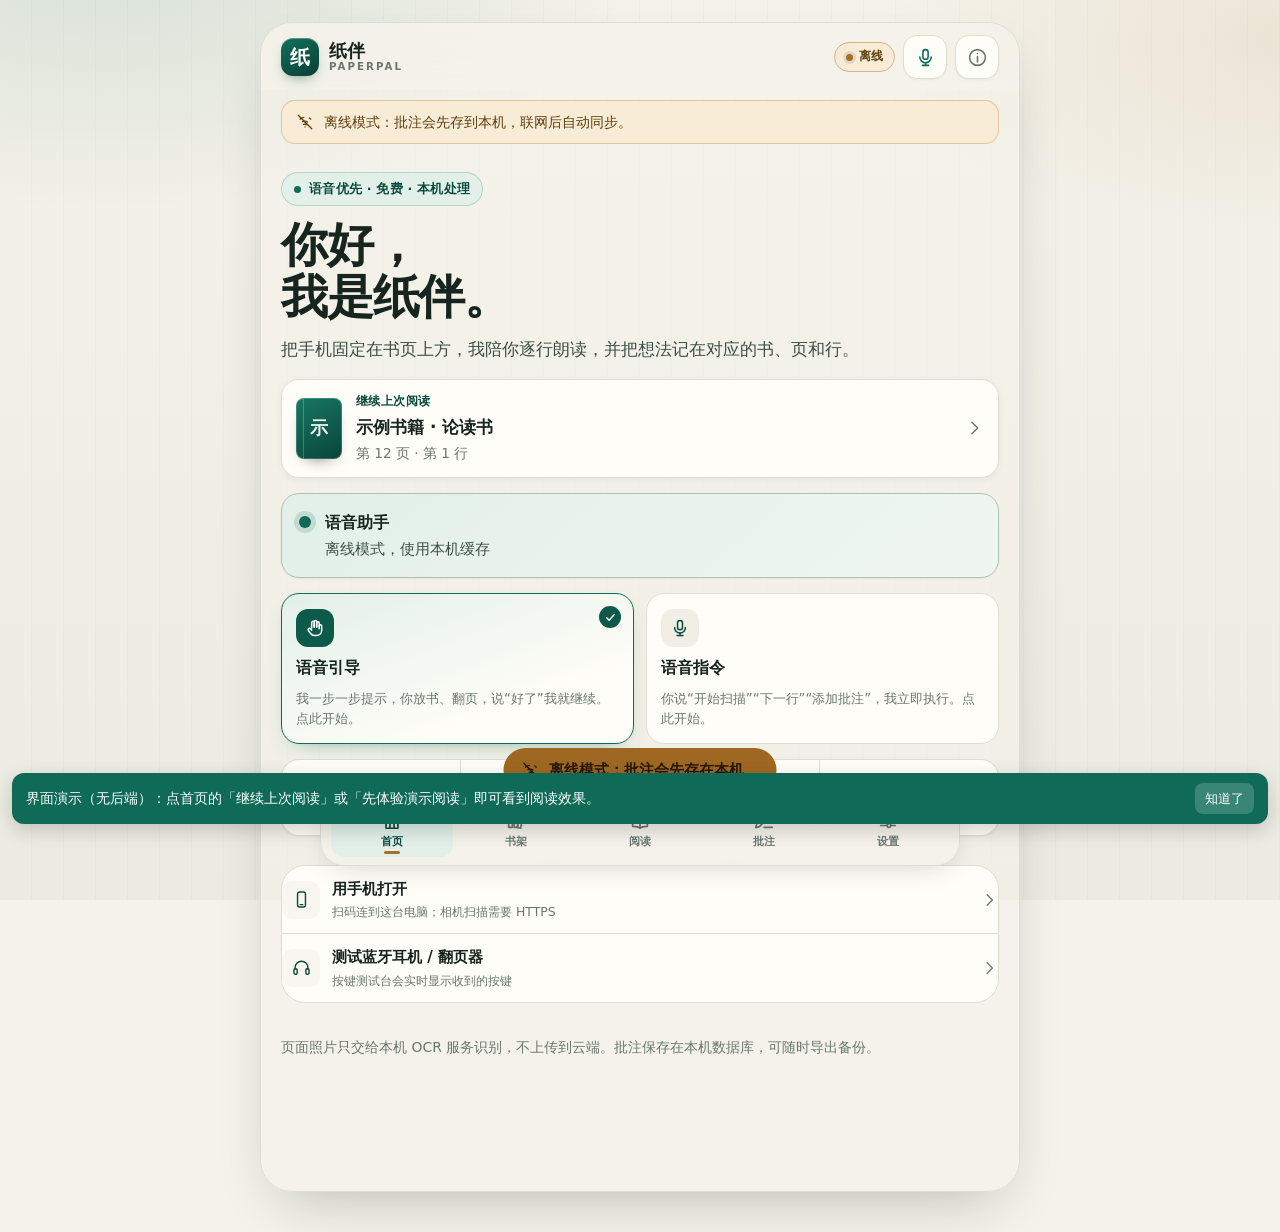
<file: docs/index.html>
<!doctype html>
<html lang="zh-CN" data-theme="auto">
<head>
  <meta charset="utf-8">
  <meta name="viewport" content="width=device-width, initial-scale=1, viewport-fit=cover">
  <meta name="theme-color" content="#f4f2ea" media="(prefers-color-scheme: light)">
  <meta name="theme-color" content="#0e1613" media="(prefers-color-scheme: dark)">
  <meta name="color-scheme" content="light dark">
  <meta name="description" content="纸伴：陪你看纸书的语音阅读伙伴。扫描书页、逐行朗读、记录批注，全部在本机处理。">
  <meta name="apple-mobile-web-app-capable" content="yes">
  <meta name="apple-mobile-web-app-status-bar-style" content="default">
  <meta name="apple-mobile-web-app-title" content="纸伴">
  <meta name="mobile-web-app-capable" content="yes">
  <meta name="format-detection" content="telephone=no">
  <!-- splash:start -->
  <link rel="apple-touch-startup-image" href="./splash/launch-430x932@3x.png" media="(device-width: 430px) and (device-height: 932px) and (-webkit-device-pixel-ratio: 3)">
  <link rel="apple-touch-startup-image" href="./splash/launch-428x926@3x.png" media="(device-width: 428px) and (device-height: 926px) and (-webkit-device-pixel-ratio: 3)">
  <link rel="apple-touch-startup-image" href="./splash/launch-414x896@2x.png" media="(device-width: 414px) and (device-height: 896px) and (-webkit-device-pixel-ratio: 2)">
  <link rel="apple-touch-startup-image" href="./splash/launch-414x896@3x.png" media="(device-width: 414px) and (device-height: 896px) and (-webkit-device-pixel-ratio: 3)">
  <link rel="apple-touch-startup-image" href="./splash/launch-393x852@3x.png" media="(device-width: 393px) and (device-height: 852px) and (-webkit-device-pixel-ratio: 3)">
  <link rel="apple-touch-startup-image" href="./splash/launch-390x844@3x.png" media="(device-width: 390px) and (device-height: 844px) and (-webkit-device-pixel-ratio: 3)">
  <link rel="apple-touch-startup-image" href="./splash/launch-375x812@3x.png" media="(device-width: 375px) and (device-height: 812px) and (-webkit-device-pixel-ratio: 3)">
  <link rel="apple-touch-startup-image" href="./splash/launch-375x667@2x.png" media="(device-width: 375px) and (device-height: 667px) and (-webkit-device-pixel-ratio: 2)">
  <link rel="apple-touch-startup-image" href="./splash/launch-320x568@2x.png" media="(device-width: 320px) and (device-height: 568px) and (-webkit-device-pixel-ratio: 2)">
  <!-- splash:end -->
  <link rel="manifest" href="./manifest.webmanifest">
  <link rel="icon" href="./icon.svg" type="image/svg+xml">
  <link rel="apple-touch-icon" sizes="180x180" href="./icon-180.png">
  <link rel="stylesheet" href="./styles.css">
  <title>纸伴 · 陪你读书</title>
</head>
<body>
  <!-- 启动画面：避免白屏，像原生 App 一样直接出现品牌 -->
  <div id="appSplash" class="app-splash" aria-hidden="true">
    <span class="app-splash-logo">纸</span>
    <span class="app-splash-title">纸伴</span>
    <span class="app-splash-tip">陪你读书</span>
  </div>

  <a class="skip-link" href="#main">跳到主要内容</a>

  <svg class="icon-sprite" aria-hidden="true" focusable="false" xmlns="http://www.w3.org/2000/svg">
    <symbol id="i-home" viewBox="0 0 24 24"><path d="M3 10.8 12 3l9 7.8"/><path d="M5.5 9.6V21h13V9.6"/><path d="M9.8 21v-6.2h4.4V21"/></symbol>
    <symbol id="i-library" viewBox="0 0 24 24"><path d="M4 4h4v16H4z"/><path d="M10 4h4v16h-4z"/><path d="m16.2 5.4 3.8 1-3 14.6-3.8-1z"/></symbol>
    <symbol id="i-book" viewBox="0 0 24 24"><path d="M5 4.5h9.5A2.5 2.5 0 0 1 17 7v13H7.5A2.5 2.5 0 0 1 5 17.5z"/><path d="M5 17.5A2.5 2.5 0 0 1 7.5 15H17"/></symbol>
    <symbol id="i-book-open" viewBox="0 0 24 24"><path d="M12 6.4C10.4 4.9 7.8 4.3 4 4.4V19c3.8-.1 6.4.5 8 2 1.6-1.5 4.2-2.1 8-2V4.4c-3.8-.1-6.4.5-8 2Z"/><path d="M12 6.4V21"/></symbol>
    <symbol id="i-note" viewBox="0 0 24 24"><path d="M12 20h9"/><path d="M16.6 3.6a2.1 2.1 0 0 1 3 3L7 19.2 3 20.3l1.1-4z"/></symbol>
    <symbol id="i-settings" viewBox="0 0 24 24"><path d="M4 6h9"/><path d="M17 6h3"/><path d="M4 12h3"/><path d="M11 12h9"/><path d="M4 18h7"/><path d="M15 18h5"/><circle cx="15" cy="6" r="2"/><circle cx="9" cy="12" r="2"/><circle cx="13" cy="18" r="2"/></symbol>
    <symbol id="i-camera" viewBox="0 0 24 24"><path d="M4 8h3l1.6-2.2h6.8L17 8h3v11H4z"/><circle cx="12" cy="13.2" r="3.4"/></symbol>
    <symbol id="i-play" viewBox="0 0 24 24"><path d="M8 5.2v13.6L19 12z" fill="currentColor" stroke="none"/></symbol>
    <symbol id="i-pause" viewBox="0 0 24 24"><path d="M8.5 5h3v14h-3zM12.5 5h3v14h-3z" fill="currentColor" stroke="none"/></symbol>
    <symbol id="i-mic" viewBox="0 0 24 24"><rect x="9" y="3" width="6" height="11" rx="3"/><path d="M5.5 11.5a6.5 6.5 0 0 0 13 0"/><path d="M12 18v3"/><path d="M8.5 21h7"/></symbol>
    <symbol id="i-volume" viewBox="0 0 24 24"><path d="M4 9.5h3L12 5v14l-5-4.5H4z"/><path d="M15.5 9a4.3 4.3 0 0 1 0 6"/><path d="M18 6.5a8 8 0 0 1 0 11"/></symbol>
    <symbol id="i-chevron-left" viewBox="0 0 24 24"><path d="m14.5 5-7 7 7 7"/></symbol>
    <symbol id="i-chevron-right" viewBox="0 0 24 24"><path d="m9.5 5 7 7-7 7"/></symbol>
    <symbol id="i-arrow-left" viewBox="0 0 24 24"><path d="M20 12H4"/><path d="m10 6-6 6 6 6"/></symbol>
    <symbol id="i-plus" viewBox="0 0 24 24"><path d="M12 5v14M5 12h14"/></symbol>
    <symbol id="i-minus" viewBox="0 0 24 24"><path d="M5 12h14"/></symbol>
    <symbol id="i-search" viewBox="0 0 24 24"><circle cx="10.8" cy="10.8" r="6.3"/><path d="m15.4 15.4 4.4 4.4"/></symbol>
    <symbol id="i-trash" viewBox="0 0 24 24"><path d="M4 7h16"/><path d="M9 7V4.5h6V7"/><path d="M6 7l1 13h10l1-13"/><path d="M10 11v5M14 11v5"/></symbol>
    <symbol id="i-edit" viewBox="0 0 24 24"><path d="M4 20h4L19.5 8.5a2.1 2.1 0 0 0-3-3L5 17z"/><path d="M14.5 5.5l4 4"/></symbol>
    <symbol id="i-check" viewBox="0 0 24 24"><path d="m5 12.5 4.5 4.5L19 6.5"/></symbol>
    <symbol id="i-x" viewBox="0 0 24 24"><path d="m6 6 12 12M18 6 6 18"/></symbol>
    <symbol id="i-refresh" viewBox="0 0 24 24"><path d="M20 11a8 8 0 1 0-2.3 5.7"/><path d="M20 5v6h-6"/></symbol>
    <symbol id="i-download" viewBox="0 0 24 24"><path d="M12 3v12"/><path d="m7 11 5 5 5-5"/><path d="M4 20h16"/></symbol>
    <symbol id="i-upload" viewBox="0 0 24 24"><path d="M12 16V4"/><path d="m7 8 5-5 5 5"/><path d="M4 20h16"/></symbol>
    <symbol id="i-bluetooth" viewBox="0 0 24 24"><path d="m7 7 10 10-5 4V3l5 4L7 17"/></symbol>
    <symbol id="i-phone" viewBox="0 0 24 24"><rect x="7" y="2.5" width="10" height="19" rx="2.5"/><path d="M10.5 18.5h3"/></symbol>
    <symbol id="i-headphones" viewBox="0 0 24 24"><path d="M4 14v-2a8 8 0 0 1 16 0v2"/><rect x="2.5" y="13.5" width="4" height="7" rx="1.6"/><rect x="17.5" y="13.5" width="4" height="7" rx="1.6"/></symbol>
    <symbol id="i-sparkle" viewBox="0 0 24 24"><path d="M12 3.5 13.8 9l5.5 1.8-5.5 1.8L12 18l-1.8-5.4L4.7 10.8 10.2 9z"/><path d="M18.5 16.5l.8 2.2 2.2.8-2.2.8-.8 2.2-.8-2.2-2.2-.8 2.2-.8z"/></symbol>
    <symbol id="i-wifi-off" viewBox="0 0 24 24"><path d="M3 3l18 18"/><path d="M8.6 11.4a8.4 8.4 0 0 1 6.8.6"/><path d="M5.4 8.2a13 13 0 0 1 5-2.3"/><path d="M17.9 6.6a13.2 13.2 0 0 1 1.7 1.6"/><path d="M12 18.5h.01"/><path d="M10.2 15.2a3 3 0 0 1 3.6.4"/></symbol>
    <symbol id="i-sun" viewBox="0 0 24 24"><circle cx="12" cy="12" r="4"/><path d="M12 2.5v2M12 19.5v2M2.5 12h2M19.5 12h2M5.2 5.2l1.4 1.4M17.4 17.4l1.4 1.4M18.8 5.2l-1.4 1.4M6.6 17.4l-1.4 1.4"/></symbol>
    <symbol id="i-moon" viewBox="0 0 24 24"><path d="M20 14.5A8.5 8.5 0 0 1 9.5 4a8.5 8.5 0 1 0 10.5 10.5Z"/></symbol>
    <symbol id="i-scan" viewBox="0 0 24 24"><path d="M4 9V4h5M20 9V4h-5M4 15v5h5M20 15v5h-5"/><path d="M7 12h10"/></symbol>
    <symbol id="i-info" viewBox="0 0 24 24"><circle cx="12" cy="12" r="9"/><path d="M12 11v6"/><path d="M12 7.5h.01"/></symbol>
    <symbol id="i-more" viewBox="0 0 24 24"><circle cx="5" cy="12" r="1.6" fill="currentColor" stroke="none"/><circle cx="12" cy="12" r="1.6" fill="currentColor" stroke="none"/><circle cx="19" cy="12" r="1.6" fill="currentColor" stroke="none"/></symbol>
    <symbol id="i-clock" viewBox="0 0 24 24"><circle cx="12" cy="12" r="9"/><path d="M12 7v5.3l3.4 2"/></symbol>
    <symbol id="i-chart" viewBox="0 0 24 24"><path d="M4 20V10M10 20V4M16 20v-6M22 20H2"/></symbol>
    <symbol id="i-keyboard" viewBox="0 0 24 24"><rect x="2.5" y="6" width="19" height="12" rx="2"/><path d="M6 10h.01M9.5 10h.01M13 10h.01M16.5 10h.01M6 13.5h.01M9.5 13.5h.01M13 13.5h.01M16.5 13.5h.01M8 17h8"/></symbol>
    <symbol id="i-gamepad" viewBox="0 0 24 24"><path d="M7 8h10a5 5 0 0 1 4.7 3.3l1 3A3 3 0 0 1 18 18l-2.5-2h-7L6 18a3 3 0 0 1-4.7-3.7l1-3A5 5 0 0 1 7 8Z"/><path d="M8 11v3M6.5 12.5h3"/><circle cx="16" cy="11.5" r="1" fill="currentColor" stroke="none"/><circle cx="18" cy="13.5" r="1" fill="currentColor" stroke="none"/></symbol>
    <symbol id="i-hand" viewBox="0 0 24 24"><path d="M8 12V5.5a1.5 1.5 0 0 1 3 0V11"/><path d="M11 10.5V4.5a1.5 1.5 0 0 1 3 0V11"/><path d="M14 10.5V6a1.5 1.5 0 0 1 3 0v7"/><path d="M17 9.5a1.5 1.5 0 0 1 3 0V15a6 6 0 0 1-6 6h-2.5a6 6 0 0 1-4.8-2.4L4 15a1.7 1.7 0 0 1 2.7-2L8 14.5"/></symbol>
    <symbol id="i-spinner" viewBox="0 0 24 24"><path d="M12 3a9 9 0 1 0 9 9" stroke-linecap="round"/></symbol>
  </svg>

  <div class="app-shell">
    <header class="app-bar">
      <a class="brand" href="#/welcome" aria-label="纸伴首页">
        <span class="brand-mark" aria-hidden="true">纸</span>
        <span class="brand-text"><span class="brand-name">纸伴</span><span class="brand-sub">PaperPal</span></span>
      </a>
      <div class="app-bar-actions">
        <span id="serverChip" class="chip chip--status" role="status"><span class="chip-dot" aria-hidden="true"></span><span id="serverChipText">连接中</span></span>
        <button id="listenCommand" class="icon-btn" type="button" aria-label="听我说：按下后说出语音指令">
          <svg class="icon" aria-hidden="true"><use href="#i-mic"/></svg>
        </button>
        <button id="helpBtn" class="icon-btn icon-btn--quiet" type="button" aria-label="重复当前提示" title="重复当前提示">
          <svg class="icon" aria-hidden="true"><use href="#i-info"/></svg>
        </button>
      </div>
    </header>

    <div id="offlineBanner" class="banner banner--warn" hidden>
      <svg class="icon" aria-hidden="true"><use href="#i-wifi-off"/></svg>
      <span>离线模式：批注会先存到本机，联网后自动同步。</span>
    </div>

    <main id="main" tabindex="-1">
      <!-- 首页 -->
      <section id="screen-welcome" class="screen" data-route="welcome" aria-labelledby="welcomeTitle" hidden>
        <div class="hero">
          <p class="eyebrow"><span class="live-dot" aria-hidden="true"></span>语音优先 · 免费 · 本机处理</p>
          <h1 id="welcomeTitle">你好，<br>我是纸伴。</h1>
          <p class="lead">把手机固定在书页上方，我陪你逐行朗读，并把想法记在对应的书、页和行。</p>
        </div>

        <button id="resumeCard" class="resume-card" type="button" hidden>
          <span id="resumeCover" class="cover cover--sm" aria-hidden="true">书</span>
          <span class="resume-copy">
            <span class="resume-kicker">继续上次阅读</span>
            <strong id="resumeTitle">示例书籍</strong>
            <span id="resumeMeta" class="muted">第 12 页 · 第 3 行</span>
          </span>
          <svg class="icon resume-arrow" aria-hidden="true"><use href="#i-chevron-right"/></svg>
        </button>

        <div class="voice-card" aria-live="off">
          <span class="pulse" aria-hidden="true"></span>
          <div class="voice-copy">
            <strong id="assistantStatus">我在听</strong>
            <p id="assistantLine">选择一种交互方式，我带你开始扫描。</p>
          </div>
        </div>

        <div class="mode-grid" role="radiogroup" aria-label="选择交互模式">
          <button class="mode-card" type="button" role="radio" aria-checked="true" data-mode="guided">
            <span class="mode-icon"><svg class="icon" aria-hidden="true"><use href="#i-hand"/></svg></span>
            <span class="mode-title">语音引导</span>
            <span class="mode-desc">我一步一步提示，你放书、翻页，说“好了”我就继续。点此开始。</span>
            <span class="mode-check" aria-hidden="true"><svg class="icon"><use href="#i-check"/></svg></span>
          </button>
          <button class="mode-card" type="button" role="radio" aria-checked="false" data-mode="command">
            <span class="mode-icon"><svg class="icon" aria-hidden="true"><use href="#i-mic"/></svg></span>
            <span class="mode-title">语音指令</span>
            <span class="mode-desc">你说“开始扫描”“下一行”“添加批注”，我立即执行。点此开始。</span>
            <span class="mode-check" aria-hidden="true"><svg class="icon"><use href="#i-check"/></svg></span>
          </button>
        </div>

        <div class="stat-strip" aria-label="阅读统计">
          <div class="stat"><strong id="statPages">0</strong><span>扫描页</span></div>
          <div class="stat"><strong id="statNotes">0</strong><span>条批注</span></div>
          <div class="stat"><strong id="statStreak">0</strong><span>天连续</span></div>
          <div class="stat"><strong id="statMinutes">0</strong><span>分钟</span></div>
        </div>

        <div class="quick-links">
          <button class="nav-row" type="button" data-action="open-phone">
            <span class="nav-row-icon"><svg class="icon" aria-hidden="true"><use href="#i-phone"/></svg></span>
            <span class="nav-row-copy"><strong>用手机打开</strong><span>扫码连到这台电脑；相机扫描需要 HTTPS</span></span>
            <svg class="icon nav-row-arrow" aria-hidden="true"><use href="#i-chevron-right"/></svg>
          </button>
          <button class="nav-row" type="button" data-action="open-devices">
            <span class="nav-row-icon"><svg class="icon" aria-hidden="true"><use href="#i-headphones"/></svg></span>
            <span class="nav-row-copy"><strong>测试蓝牙耳机 / 翻页器</strong><span>按键测试台会实时显示收到的按键</span></span>
            <svg class="icon nav-row-arrow" aria-hidden="true"><use href="#i-chevron-right"/></svg>
          </button>
        </div>

        <p class="fineprint">页面照片只交给本机 OCR 服务识别，不上传到云端。批注保存在本机数据库，可随时导出备份。</p>
      </section>

      <!-- 书架 -->
      <section id="screen-library" class="screen" data-route="library" aria-labelledby="libraryTitle" hidden>
        <div class="screen-head">
          <div>
            <p class="step-chip">书架</p>
            <h1 id="libraryTitle">我的书</h1>
            <p class="lead" id="libraryLead" aria-live="polite">扫描过的书页会自动归到书名下。</p>
          </div>
          <button class="btn btn--secondary btn--icon" type="button" data-action="add-book" aria-label="添加书籍">
            <svg class="icon" aria-hidden="true"><use href="#i-plus"/></svg>
          </button>
        </div>

        <div class="search-field">
          <svg class="icon" aria-hidden="true"><use href="#i-search"/></svg>
          <input id="librarySearch" type="search" placeholder="搜索书名或作者" aria-label="搜索书架" autocomplete="off">
        </div>

        <div id="libraryList" class="book-list"></div>

        <div id="libraryEmpty" class="empty-state" hidden>
          <span class="empty-icon" aria-hidden="true"><svg class="icon"><use href="#i-library"/></svg></span>
          <h2>书架还是空的</h2>
          <p>扫描一页书，或者先看看演示内容。</p>
          <button class="btn btn--primary" type="button" data-action="start-scan">扫描第一页</button>
          <button class="btn btn--ghost" type="button" data-action="demo-book">加入演示书籍</button>
        </div>
      </section>

      <!-- 准备 -->
      <section id="screen-setup" class="screen" data-route="setup" aria-labelledby="setupTitle" hidden>
        <p class="step-chip">第一步 · 准备</p>
        <h1 id="setupTitle">把手机和书摆好</h1>
        <p class="lead">镜头朝下，让整页书进入画面。放书、翻页由你完成，我只负责看清和朗读。</p>

        <div class="setup-figure" role="img" aria-label="示意图：手机固定在书页上方，两页书完整进入取景框">
          <svg viewBox="0 0 320 240" aria-hidden="true">
            <rect x="20" y="150" width="280" height="70" rx="10" fill="var(--setup-paper)" stroke="var(--setup-line)"/>
            <path d="M160 150v70" stroke="var(--setup-line)" stroke-width="2"/>
            <path d="M42 168h96M42 184h96M42 200h80M182 168h96M182 184h96M182 200h80" stroke="var(--setup-line-soft)" stroke-width="4" stroke-linecap="round"/>
            <rect x="118" y="34" width="84" height="116" rx="16" fill="var(--setup-phone)" stroke="var(--setup-phone-line)" stroke-width="2"/>
            <rect x="128" y="48" width="64" height="82" rx="6" fill="var(--setup-screen)"/>
            <path d="M136 56v66M192 56v66" stroke="var(--setup-corner)" stroke-width="2.5" stroke-dasharray="5 5"/>
            <circle cx="160" cy="141" r="3.5" fill="var(--setup-phone-line)"/>
            <path d="M92 104c-8 0-14 6-14 14s6 14 14 14M228 104c8 0 14 6 14 14s-14 14-14 14" fill="none" stroke="var(--jade)" stroke-width="2" stroke-dasharray="4 4"/>
            <path d="M160 10v14M153 17l7 7 7-7" stroke="var(--jade)" stroke-width="2.4" fill="none" stroke-linecap="round" stroke-linejoin="round"/>
          </svg>
        </div>

        <div class="voice-card" aria-live="off">
          <span class="pulse" aria-hidden="true"></span>
          <div class="voice-copy"><strong id="setupStatus">准备好了就告诉我</strong><p id="setupLine">摆好书后，按下面的按钮，或说“好了”。</p></div>
        </div>

        <div class="actions actions--stack">
          <button class="btn btn--primary btn--lg" type="button" data-action="start-auto-scan">放好书，自动开始读</button>
          <button class="btn btn--secondary" type="button" data-action="open-camera">我已摆好，开始检查画面</button>
          <button class="btn btn--ghost" type="button" data-action="repeat-hint">
            <svg class="icon" aria-hidden="true"><use href="#i-volume"/></svg>再说一次提示
          </button>
          <button class="btn btn--ghost" type="button" data-action="demo-reading">先体验演示阅读</button>
        </div>

        <p class="fineprint">「放好书，自动开始读」会打开连续自动扫描：不用拍照、不用点下一步，翻页后会自动识别并接着朗读。</p>

        <details class="details" open>
          <summary>摆放要点</summary>
          <ul class="step-list step-list--flat">
            <li><span>1</span><div><strong>固定手机</strong><p>用支架或书夹固定，镜头与书页平行。</p></div></li>
            <li><span>2</span><div><strong>整页入镜</strong><p>页边和四个角都在画面内，避免手指遮挡。</p></div></li>
            <li><span>3</span><div><strong>光线均匀</strong><p>避开反光和阴影，文字越清楚识别越准。</p></div></li>
          </ul>
        </details>
      </section>

      <!-- 扫描 -->
      <section id="screen-scan" class="screen screen--full" data-route="scan" aria-labelledby="scanTitle" hidden>
        <div class="screen-head">
          <div>
            <p class="step-chip">第二步 · 扫描</p>
            <h1 id="scanTitle">扫描书页</h1>
            <p class="lead" id="scanHint">保持手机稳定，我会检查画面并识别文字。</p>
          </div>
          <button class="btn btn--ghost btn--icon" type="button" data-action="back" aria-label="返回">
            <svg class="icon" aria-hidden="true"><use href="#i-arrow-left"/></svg>
          </button>
        </div>

        <div class="card auto-scan-card" id="autoScanCard">
          <div class="auto-scan-head">
            <div class="auto-scan-copy">
              <strong id="autoScanTitle">连续自动扫描（免按键）</strong>
              <span id="autoScanHint" class="fineprint">把书放好就行：我会一直看画面，翻页就自动识别、自动朗读，不用按任何按钮。</span>
            </div>
            <button id="autoScanToggle" class="switch" type="button" role="switch" aria-checked="false" aria-label="连续自动扫描" data-action="toggle-auto"><span></span></button>
          </div>
          <div id="autoScanStatus" class="auto-scan-status" aria-live="polite" hidden>
            <span class="sweep" aria-hidden="true"></span>
            <span id="autoScanText">正在自动识别…</span>
            <button class="btn btn--ghost btn--sm" type="button" data-action="stop-auto">停止</button>
          </div>
        </div>

        <div class="camera-shell" id="cameraShell">
          <video id="camera" autoplay playsinline muted aria-label="书页摄像头画面"></video>
          <img id="photoPreview" alt="刚刚拍摄的书页照片" hidden>
          <div class="camera-grid" aria-hidden="true"><span></span><span></span><span></span><span></span></div>
          <div id="cameraPlaceholder" class="camera-placeholder">
            <svg class="icon camera-placeholder-icon" aria-hidden="true"><use href="#i-camera"/></svg>
            <p>相机画面会显示在这里</p>
            <button class="btn btn--secondary" type="button" data-action="open-camera">开启相机</button>
          </div>
          <div class="camera-toolbar">
            <button id="torchBtn" class="camera-tool" type="button" aria-pressed="false" hidden>
              <svg class="icon" aria-hidden="true"><use href="#i-sun"/></svg><span>补光</span>
            </button>
            <span id="cameraMode" class="camera-mode">单页模式</span>
          </div>
        </div>

        <div id="scanStatusCard" class="scan-status" role="group" aria-label="扫描状态">
          <div class="scan-status-head">
            <span id="scanStatusText">等待拍照或选择照片</span>
            <span id="scanStatusPercent" class="muted"></span>
          </div>
          <div class="scan-progress" aria-hidden="true"><span id="scanProgress"></span></div>
          <p id="cameraMessage" class="scan-hint">照片只在本机识别，不会上传云端。</p>
        </div>

        <div class="actions actions--stack scan-actions">
          <button id="captureBtn" class="btn btn--primary btn--lg" type="button" data-action="capture">
            <svg class="icon" aria-hidden="true"><use href="#i-camera"/></svg><span id="captureLabel">拍照并识别</span>
          </button>
          <button id="retakeBtn" class="btn btn--ghost" type="button" data-action="retake" hidden>
            <svg class="icon" aria-hidden="true"><use href="#i-refresh"/></svg>重新拍摄
          </button>
          <button class="btn btn--secondary btn--lg" type="button" data-action="gallery">
            <svg class="icon" aria-hidden="true"><use href="#i-upload"/></svg>从相册选择照片
          </button>
          <input id="galleryInput" type="file" accept="image/jpeg,image/png,image/webp,image/heic,image/heif" hidden>
        </div>

        <details class="details scan-settings" id="scanSettings" open>
          <summary>
            <span>扫描设置</span>
            <span id="scanSettingsSummary" class="scan-settings-summary">选择书籍与页码</span>
          </summary>
          <form id="scanForm" class="form scan-form" novalidate>
            <div class="field">
              <label for="bookSelect">书籍</label>
              <select id="bookSelect">
                <option value="">＋ 新建一本书</option>
              </select>
            </div>
            <div id="newBookFields" class="field-row">
              <div class="field">
                <label for="newBookTitle">新书名（可选）</label>
                <input id="newBookTitle" type="text" placeholder="留空自动命名为《我的书》" autocomplete="off" maxlength="120">
              </div>
              <div class="field">
                <label for="newBookAuthor">作者（可选）</label>
                <input id="newBookAuthor" type="text" placeholder="梭罗" autocomplete="off" maxlength="80">
              </div>
            </div>

            <div class="field-row">
              <div class="field">
                <label for="pageNumber">页码</label>
                <div class="stepper">
                  <button type="button" class="stepper-btn" data-action="page-minus" aria-label="页码减一"><svg class="icon" aria-hidden="true"><use href="#i-minus"/></svg></button>
                  <input id="pageNumber" type="number" inputmode="numeric" min="1" max="99999" value="1" aria-label="页码">
                  <button type="button" class="stepper-btn" data-action="page-plus" aria-label="页码加一"><svg class="icon" aria-hidden="true"><use href="#i-plus"/></svg></button>
                </div>
              </div>
              <div class="field">
                <label for="rotationSelect">照片方向</label>
                <select id="rotationSelect">
                  <option value="0">正常</option>
                  <option value="90">顺时针 90°</option>
                  <option value="180">顺时针 180°</option>
                  <option value="270">顺时针 270°</option>
                </select>
              </div>
            </div>

            <fieldset class="field">
              <legend>页面布局</legend>
              <div class="segmented" role="radiogroup" aria-label="页面布局" id="layoutGroup">
                <button type="button" role="radio" aria-checked="true" data-value="none">单页</button>
                <button type="button" role="radio" aria-checked="false" data-value="pages">左右双页</button>
                <button type="button" role="radio" aria-checked="false" data-value="columns">左右双栏</button>
              </div>
            </fieldset>

            <div class="field" id="splitField" hidden>
              <label for="splitPosition">分割线位置 <output id="splitValue" class="muted">50%</output></label>
              <input id="splitPosition" type="range" min="0.2" max="0.8" step="0.01" value="0.5" aria-label="分割线位置">
            </div>
            <button class="btn btn--ghost" type="button" data-action="demo-reading">用演示内容继续</button>
          </form>
        </details>

        <details class="details">
          <summary>拍照小贴士</summary>
          <ul>
            <li>让书页占满取景框，四个角都露出来。</li>
            <li>双页书选“左右双页”，分栏杂志选“左右双栏”。</li>
            <li>识别结果不理想时，可重新拍摄，或从相册选更清楚的照片。</li>
          </ul>
        </details>
      </section>

      <!-- 识别结果 -->
      <section id="screen-review" class="screen" data-route="review" aria-labelledby="reviewTitle" hidden>
        <p class="step-chip">第三步 · 确认</p>
        <h1 id="reviewTitle">识别完成</h1>
        <p class="lead" id="reviewLead">先确认文字是否清楚，再开始逐行阅读。</p>

        <div class="review-card card">
          <div class="review-media">
            <img id="reviewImage" alt="识别后的书页预览" hidden>
            <div id="reviewImageFallback" class="review-fallback" aria-hidden="true">
              <svg class="icon"><use href="#i-book-open"/></svg>
            </div>
            <span id="reviewBadge" class="badge">识别清晰</span>
          </div>
          <div class="review-meta">
            <div><span class="muted">书籍</span><strong id="reviewBook">示例书籍</strong></div>
            <div><span class="muted">页码</span><strong id="reviewPage">第 12 页</strong></div>
            <div><span class="muted">文字行</span><strong id="reviewLines">6 行</strong></div>
            <div><span class="muted">平均置信度</span><strong id="reviewConfidence">98%</strong></div>
          </div>
        </div>

        <div class="actions actions--stack">
          <button class="btn btn--primary btn--lg" type="button" data-action="start-reading">
            <svg class="icon" aria-hidden="true"><use href="#i-play"/></svg>开始阅读
          </button>
          <button class="btn btn--secondary" type="button" data-action="rescan">
            <svg class="icon" aria-hidden="true"><use href="#i-refresh"/></svg>重新扫描这一页
          </button>
          <button class="btn btn--ghost btn--danger" type="button" data-action="delete-page">删除这一页</button>
        </div>

        <div id="reviewWarnings" class="warnings" hidden>
          <svg class="icon" aria-hidden="true"><use href="#i-info"/></svg>
          <ul id="reviewWarningList"></ul>
        </div>

        <div class="card preview-card">
          <div class="preview-head"><span>识别文字预览</span><span id="previewCount" class="muted"></span></div>
          <ol id="reviewText" class="preview-text"></ol>
        </div>
      </section>

      <!-- 阅读 -->
      <section id="screen-reading" class="screen screen--reader" data-route="reading" aria-labelledby="readingTitle" hidden>
        <div class="reading-head">
          <button class="btn btn--ghost btn--icon" type="button" data-action="back" aria-label="返回上一页">
            <svg class="icon" aria-hidden="true"><use href="#i-arrow-left"/></svg>
          </button>
          <div class="reading-head-copy">
            <strong id="readingBook">示例书籍</strong>
            <span id="readingPage">第 12 页 · 第 1 行</span>
          </div>
          <button class="btn btn--ghost btn--icon" type="button" data-action="open-note" aria-label="添加批注">
            <svg class="icon" aria-hidden="true"><use href="#i-note"/></svg>
          </button>
        </div>

        <h1 id="readingTitle" class="sr-only">纸书阅读</h1>

        <video id="autoCamera" class="auto-camera" autoplay playsinline muted aria-hidden="true"></video>
        <div id="autoBadge" class="auto-badge" hidden>
          <span class="sweep" aria-hidden="true"></span>
          <span id="autoBadgeText">自动扫描中 · 翻页就会自动读</span>
          <button class="btn btn--ghost btn--sm" type="button" data-action="stop-auto">停止</button>
        </div>

        <div class="reading-progress" aria-hidden="true"><span id="readingProgress"></span></div>

        <div class="voice-card voice-card--compact" aria-live="off">
          <span class="pulse" aria-hidden="true"></span>
          <div class="voice-copy"><strong id="readStatus">准备朗读</strong><p id="readLine">按“开始朗读”，或直接点一行文字。</p></div>
        </div>

        <article class="reader-card" aria-label="书页文字">
          <div class="reader-card-head">
            <span id="readingLineLabel">第 1 / 6 行</span>
            <span class="reader-badges">
              <span id="textModeBadge" class="badge badge--soft" hidden>繁体</span>
              <span id="readingSource" class="badge badge--soft">扫描文字</span>
            </span>
          </div>
          <div id="readingText" class="reader-text"></div>
        </article>

        <div id="pageTranslation" class="page-translation" hidden>
          <strong>本页译文</strong>
          <p id="pageTranslationText"></p>
        </div>

        <div class="playback">
          <button id="prevLineBtn" class="playback-side" type="button" data-action="previous">
            <svg class="icon" aria-hidden="true"><use href="#i-chevron-left"/></svg><span>上一行</span>
          </button>
          <button id="playBtn" class="play-btn" type="button" data-action="speak" aria-label="开始朗读当前行">
            <svg id="playIcon" class="icon play-icon" aria-hidden="true"><use href="#i-play"/></svg>
            <span id="playLabel">朗读</span>
          </button>
          <button id="nextLineBtn" class="playback-side" type="button" data-action="next">
            <span>下一行</span><svg class="icon" aria-hidden="true"><use href="#i-chevron-right"/></svg>
          </button>
        </div>

        <div class="reader-tools">
          <div class="speed-control" role="group" aria-label="朗读速度">
            <button type="button" class="tool-btn" data-action="speed-down" aria-label="慢一点"><svg class="icon" aria-hidden="true"><use href="#i-minus"/></svg></button>
            <span id="speedValue" aria-live="polite">1.0×</span>
            <button type="button" class="tool-btn" data-action="speed-up" aria-label="快一点"><svg class="icon" aria-hidden="true"><use href="#i-plus"/></svg></button>
          </div>
          <div class="reader-mode-wrap">
            <span class="tool-caption">阅读模式</span>
            <div class="segmented segmented--compact" role="radiogroup" aria-label="阅读模式" data-setting-group="reading_mode">
              <button type="button" role="radio" data-value="manual" aria-checked="true">手动</button>
              <button type="button" role="radio" data-value="page" aria-checked="false">整页</button>
              <button type="button" role="radio" data-value="overnight" aria-checked="false">整夜</button>
            </div>
          </div>
        </div>

        <p class="fineprint reader-save-note">进度自动保存到本机。来电或切到后台会暂停，回来后按朗读从当前行继续。</p>

        <div class="page-nav">
          <button id="prevPageBtn" class="btn btn--secondary" type="button" data-action="previous-page">
            <svg class="icon" aria-hidden="true"><use href="#i-chevron-left"/></svg>上一页
          </button>
          <button id="nextPageBtn" class="btn btn--secondary" type="button" data-action="next-page">
            下一页<svg class="icon" aria-hidden="true"><use href="#i-chevron-right"/></svg>
          </button>
        </div>

        <div class="actions actions--stack">
          <button class="btn btn--primary btn--lg" type="button" data-action="open-note">
            <svg class="icon" aria-hidden="true"><use href="#i-note"/></svg>在这里添加批注
          </button>
          <button class="btn btn--secondary" type="button" data-action="scan-next">
            <svg class="icon" aria-hidden="true"><use href="#i-scan"/></svg>扫描下一页
          </button>
        </div>

        <details class="details">
          <summary>阅读时可以这样说</summary>
          <p>“下一行”“上一行”“暂停”“继续”“快一点”“慢一点”“添加批注”“下一页”“返回”。按下顶部的麦克风按钮即可说，也可以使用键盘方向键和空格。</p>
        </details>
      </section>

      <!-- 批注 -->
      <section id="screen-annotate" class="screen" data-route="annotate" aria-labelledby="annotateTitle" hidden>
        <div class="screen-head">
          <div>
            <p class="step-chip">批注</p>
            <h1 id="annotateTitle">记下你的想法</h1>
            <p class="lead" id="annotateContext">将关联当前书页与行。</p>
          </div>
          <button class="btn btn--ghost btn--icon" type="button" data-action="cancel-note" aria-label="取消">
            <svg class="icon" aria-hidden="true"><use href="#i-x"/></svg>
          </button>
        </div>

        <div class="segmented segmented--wide" role="radiogroup" aria-label="批注范围" id="scopeGroup">
          <button type="button" role="radio" aria-checked="true" data-value="line">当前这一行</button>
          <button type="button" role="radio" aria-checked="false" data-value="page">整页</button>
        </div>

        <div class="voice-card" aria-live="off">
          <span class="pulse" aria-hidden="true"></span>
          <div class="voice-copy"><strong id="recordStatus">准备聆听</strong><p id="recordHint">按“开始说话”说出批注，也可以直接打字。</p></div>
        </div>

        <div class="field">
          <label for="annotationText">批注内容</label>
          <textarea id="annotationText" rows="4" placeholder="例如：这段让我想到，笔记是把想法留下来的方式。" maxlength="4000" autocomplete="off"></textarea>
          <div class="field-foot"><span id="charCount" class="muted">0 / 4000</span></div>
        </div>

        <div class="actions actions--stack">
          <button class="btn btn--primary btn--lg" type="button" data-action="listen-note">
            <svg class="icon" aria-hidden="true"><use href="#i-mic"/></svg><span id="listenNoteLabel">开始说话</span>
          </button>
          <button class="btn btn--secondary btn--lg" type="button" data-action="save-note">
            <svg class="icon" aria-hidden="true"><use href="#i-check"/></svg>确认并保存
          </button>
          <button class="btn btn--ghost" type="button" data-action="cancel-note">取消</button>
        </div>
      </section>

      <!-- 批注库 -->
      <section id="screen-notes" class="screen" data-route="notes" aria-labelledby="notesTitle" hidden>
        <div class="screen-head">
          <div>
            <p class="step-chip">阅读记录</p>
            <h1 id="notesTitle">我的批注</h1>
            <p class="lead" id="notesLead" aria-live="polite">按书籍、页码或内容查找，可以回听、补充和编辑。</p>
          </div>
          <span id="notesCount" class="badge badge--soft">0 条</span>
        </div>

        <div class="search-field">
          <svg class="icon" aria-hidden="true"><use href="#i-search"/></svg>
          <input id="noteSearch" type="search" placeholder="搜索书名、页码或批注内容" aria-label="搜索批注" autocomplete="off">
        </div>

        <div class="segmented segmented--wide" role="radiogroup" aria-label="按范围筛选" id="noteFilter">
          <button type="button" role="radio" aria-checked="true" data-value="all">全部</button>
          <button type="button" role="radio" aria-checked="false" data-value="line">行批注</button>
          <button type="button" role="radio" aria-checked="false" data-value="page">整页批注</button>
        </div>

        <div id="notesList" class="note-list"></div>

        <div id="notesEmpty" class="empty-state" hidden>
          <span class="empty-icon" aria-hidden="true"><svg class="icon"><use href="#i-note"/></svg></span>
          <h2>还没有批注</h2>
          <p>阅读时按“添加批注”，说出的想法会记在对应的行。</p>
          <button class="btn btn--primary" type="button" data-action="back-reading">回到阅读</button>
        </div>
      </section>

      <!-- 设置 -->
      <section id="screen-settings" class="screen" data-route="settings" aria-labelledby="settingsTitle" hidden>
        <p class="step-chip">设置</p>
        <h1 id="settingsTitle">按你的方式读</h1>
        <p class="lead">所有设置保存在本机，可随时导出。</p>

        <section class="settings-group" aria-labelledby="settingsReader">
          <h2 id="settingsReader">阅读者</h2>
          <div class="field-row field-row--tight">
            <div class="field">
              <label for="readerName">称呼</label>
              <input id="readerName" type="text" maxlength="40" autocomplete="nickname" placeholder="我">
            </div>
            <button id="saveNameBtn" class="btn btn--secondary" type="button">保存</button>
          </div>
        </section>

        <section class="settings-group" aria-labelledby="settingsInteraction">
          <h2 id="settingsInteraction">交互</h2>
          <div class="setting-row">
            <div class="setting-copy"><span class="setting-title">交互模式</span><span class="setting-desc">引导式提示，或直接说指令</span></div>
            <div class="segmented segmented--compact" role="radiogroup" aria-label="交互模式" data-setting-group="interaction_mode">
              <button type="button" role="radio" data-value="guided" aria-checked="true">引导</button>
              <button type="button" role="radio" data-value="command" aria-checked="false">指令</button>
            </div>
          </div>
          <div class="setting-row">
            <div class="setting-copy"><span class="setting-title">免按键聆听</span><span class="setting-desc">提示结束后自动开始听“好了”</span></div>
            <button class="switch" type="button" role="switch" aria-checked="false" data-setting="always_listen"><span></span></button>
          </div>
          <div class="setting-row">
            <div class="setting-copy"><span class="setting-title">读屏模式</span><span class="setting-desc">关闭应用朗读，交给系统读屏播报</span></div>
            <button class="switch" type="button" role="switch" aria-checked="false" data-setting="screen_reader_mode"><span></span></button>
          </div>
          <div class="setting-row">
            <div class="setting-copy"><span class="setting-title">提示详细度</span><span class="setting-desc">语音提示说多少</span></div>
            <select class="select select--compact" data-setting="verbosity" aria-label="提示详细度">
              <option value="brief">简洁</option>
              <option value="standard">标准</option>
              <option value="detailed">详细</option>
            </select>
          </div>
        </section>

        <section class="settings-group" aria-labelledby="settingsVoice">
          <h2 id="settingsVoice">语音</h2>
          <div class="setting-row">
            <div class="setting-copy"><span class="setting-title">语音提示</span><span class="setting-desc">朗读状态、引导和错误说明</span></div>
            <button class="switch" type="button" role="switch" aria-checked="true" data-setting="voice_enabled"><span></span></button>
          </div>
          <div class="setting-row setting-row--stack">
            <div class="setting-copy"><span class="setting-title">朗读速度</span><span class="setting-desc">影响正文与提示语速</span></div>
            <div class="range-row">
              <input type="range" min="0.5" max="2" step="0.05" value="1" data-setting="voice_rate" aria-label="朗读速度">
              <output id="voiceRateOut">1.0×</output>
            </div>
          </div>
          <div class="setting-row setting-row--stack">
            <div class="setting-copy"><span class="setting-title">朗读音高</span><span class="setting-desc">让声音更柔和或更低</span></div>
            <div class="range-row">
              <input type="range" min="0.5" max="2" step="0.05" value="1" data-setting="voice_pitch" aria-label="朗读音高">
              <output id="voicePitchOut">1.0</output>
            </div>
          </div>
        </section>

        <section class="settings-group" aria-labelledby="settingsDisplay">
          <h2 id="settingsDisplay">显示与阅读</h2>
          <div class="setting-row">
            <div class="setting-copy"><span class="setting-title">外观</span><span class="setting-desc">跟随系统、浅色或深色</span></div>
            <div class="segmented segmented--compact" role="radiogroup" aria-label="外观" data-setting-group="theme">
              <button type="button" role="radio" data-value="auto" aria-checked="true">跟随</button>
              <button type="button" role="radio" data-value="light" aria-checked="false">浅色</button>
              <button type="button" role="radio" data-value="dark" aria-checked="false">深色</button>
            </div>
          </div>
          <div class="setting-row setting-row--stack">
            <div class="setting-copy"><span class="setting-title">字号</span><span class="setting-desc">正文与界面的整体缩放</span></div>
            <div class="range-row">
              <input type="range" min="0.85" max="1.6" step="0.05" value="1" data-setting="font_scale" aria-label="字号">
              <output id="fontScaleOut">100%</output>
            </div>
          </div>
          <div class="setting-row setting-row--stack">
            <div class="setting-copy"><span class="setting-title">阅读模式</span><span class="setting-desc">手动点读、读完本页自动停，或整夜跨页连续</span></div>
            <div class="segmented segmented--wide" role="radiogroup" aria-label="阅读模式" data-setting-group="reading_mode">
              <button type="button" role="radio" data-value="manual" aria-checked="true">手动点读</button>
              <button type="button" role="radio" data-value="page" aria-checked="false">整页连续</button>
              <button type="button" role="radio" data-value="overnight" aria-checked="false">整夜阅读</button>
            </div>
          </div>
          <div class="setting-row setting-row--stack">
            <div class="setting-copy"><span class="setting-title">自动翻行等待</span><span class="setting-desc">每行结束后停顿的秒数</span></div>
            <div class="range-row">
              <input type="range" min="0.5" max="10" step="0.5" value="2.5" data-setting="auto_advance_delay" aria-label="自动翻行等待秒数">
              <output id="autoDelayOut">2.5 秒</output>
            </div>
          </div>
          <div class="setting-row">
            <div class="setting-copy"><span class="setting-title">高对比度</span><span class="setting-desc">加深文字与边框的对比</span></div>
            <button class="switch" type="button" role="switch" aria-checked="false" data-setting="high_contrast"><span></span></button>
          </div>
        </section>

        <section class="settings-group" aria-labelledby="settingsLanguage">
          <h2 id="settingsLanguage">文字与翻译</h2>
          <div class="setting-row">
            <div class="setting-copy"><span class="setting-title">文字版本</span><span class="setting-desc">扫描文字按简体或繁体显示和朗读</span></div>
            <div class="segmented segmented--compact" role="radiogroup" aria-label="文字版本" data-setting-group="text_script">
              <button type="button" role="radio" data-value="simplified" aria-checked="true">简体</button>
              <button type="button" role="radio" data-value="traditional" aria-checked="false">繁体</button>
            </div>
          </div>
          <div class="setting-row setting-row--stack">
            <div class="setting-copy"><span class="setting-title">翻译</span><span class="setting-desc">可选显示译文；只发送当前页文字到在线翻译，需要联网</span></div>
            <div class="segmented segmented--wide" role="radiogroup" aria-label="翻译方向" data-setting-group="translation_target">
              <button type="button" role="radio" data-value="off" aria-checked="true">不翻译</button>
              <button type="button" role="radio" data-value="en" aria-checked="false">中文→英文</button>
              <button type="button" role="radio" data-value="zh" aria-checked="false">英文→中文</button>
            </div>
          </div>
          <div class="setting-row">
            <div class="setting-copy"><span class="setting-title">朗读译文</span><span class="setting-desc">开启后朗读英文译文，而不是原文</span></div>
            <button class="switch" type="button" role="switch" aria-checked="false" data-setting="speak_translation"><span></span></button>
          </div>
          <p class="fineprint">译文由在线翻译服务生成，只在选择翻译时发送当前页文字；关闭翻译后不会联网。翻译不可用时仍可阅读原文。</p>
        </section>

        <section class="settings-group" aria-labelledby="settingsDevices">
          <h2 id="settingsDevices">设备与手机</h2>
          <button class="nav-row" type="button" data-action="open-devices">
            <span class="nav-row-icon"><svg class="icon" aria-hidden="true"><use href="#i-keyboard"/></svg></span>
            <span class="nav-row-copy"><strong>蓝牙、键盘与手柄</strong><span id="deviceSummary">连接蓝牙翻页器、键盘或手柄</span></span>
            <svg class="icon nav-row-arrow" aria-hidden="true"><use href="#i-chevron-right"/></svg>
          </button>
          <button class="nav-row" type="button" data-action="open-phone">
            <span class="nav-row-icon"><svg class="icon" aria-hidden="true"><use href="#i-phone"/></svg></span>
            <span class="nav-row-copy"><strong>用手机打开</strong><span id="phoneSummary">扫码连接手机；相机需要 HTTPS</span></span>
            <svg class="icon nav-row-arrow" aria-hidden="true"><use href="#i-chevron-right"/></svg>
          </button>
        </section>

        <section class="settings-group" aria-labelledby="settingsData">
          <h2 id="settingsData">数据</h2>
          <button class="nav-row" type="button" data-action="export" id="exportBtn">
            <span class="nav-row-icon"><svg class="icon" aria-hidden="true"><use href="#i-download"/></svg></span>
            <span class="nav-row-copy"><strong>导出备份</strong><span>包含书籍、书页文字、批注和设置</span></span>
            <svg class="icon nav-row-arrow" aria-hidden="true"><use href="#i-chevron-right"/></svg>
          </button>
          <button class="nav-row" type="button" data-action="import" id="importBtn">
            <span class="nav-row-icon"><svg class="icon" aria-hidden="true"><use href="#i-upload"/></svg></span>
            <span class="nav-row-copy"><strong>导入备份</strong><span>合并到当前书架，或整体替换</span></span>
            <svg class="icon nav-row-arrow" aria-hidden="true"><use href="#i-chevron-right"/></svg>
          </button>
          <input id="importInput" type="file" accept="application/json,.json" hidden>
          <button class="nav-row nav-row--danger" type="button" data-action="clear-data">
            <span class="nav-row-icon"><svg class="icon" aria-hidden="true"><use href="#i-trash"/></svg></span>
            <span class="nav-row-copy"><strong>清除所有数据</strong><span>删除书籍、书页与批注，保留设置</span></span>
            <svg class="icon nav-row-arrow" aria-hidden="true"><use href="#i-chevron-right"/></svg>
          </button>
        </section>

        <section class="settings-group" aria-labelledby="settingsAbout">
          <h2 id="settingsAbout">关于纸伴</h2>
          <dl class="about-list">
            <div><dt>版本</dt><dd id="aboutVersion">1.0.0</dd></div>
            <div><dt>识别引擎</dt><dd id="aboutOcr">检查中</dd></div>
            <div><dt>数据位置</dt><dd>本机 data 目录</dd></div>
            <div><dt>连接方式</dt><dd id="aboutSecure">检查中</dd></div>
          </dl>
          <div class="actions actions--grid">
            <button class="btn btn--secondary" type="button" data-action="ocr-selftest">自检识别引擎</button>
            <button class="btn btn--ghost" type="button" data-action="run-diagnostics">环境诊断</button>
          </div>
          <div class="field-row field-row--tight">
            <div class="field">
              <label for="tokenInput">访问令牌（局域网用，可选）</label>
              <input id="tokenInput" type="text" autocomplete="off" placeholder="没设置就留空" aria-describedby="tokenHint">
            </div>
            <button class="btn btn--secondary" type="button" data-action="save-token">保存</button>
          </div>
          <p id="tokenHint" class="fineprint">电脑上以 <code>PAPERPAL_TOKEN=口令</code> 启动时可以在这里填入同一个口令；同一局域网里的其他人就打不开你的数据。</p>
          <p id="diagnosticsOut" class="fineprint" aria-live="polite"></p>
          <p class="fineprint">纸伴不提供云端账号，不收集阅读内容。相机画面只在本机处理；批注和阅读进度保存在本机数据库，可通过导出备份迁移。</p>
        </section>
      </section>

      <!-- 设备 -->
      <section id="screen-devices" class="screen" data-route="devices" aria-labelledby="devicesTitle" hidden>
        <div class="screen-head">
          <div>
            <p class="step-chip">输入方式</p>
            <h1 id="devicesTitle">蓝牙、键盘与手柄</h1>
            <p class="lead">连接翻页器或遥控器，不碰屏幕也能翻行和暂停。</p>
          </div>
          <button class="btn btn--ghost btn--icon" type="button" data-action="back" aria-label="返回设置">
            <svg class="icon" aria-hidden="true"><use href="#i-arrow-left"/></svg>
          </button>
        </div>

        <div class="device-status card" id="bleCard">
          <div class="device-status-row">
            <span class="device-icon"><svg class="icon" aria-hidden="true"><use href="#i-bluetooth"/></svg></span>
            <div><strong id="bleState">未连接 Web Bluetooth 设备</strong><span id="bleHint">耳机和大多数翻页器不走网页蓝牙，请用下面的“系统配对”。</span></div>
            <span id="bleDot" class="status-dot" aria-hidden="true"></span>
          </div>
          <div id="bleDetail" class="ble-detail" hidden>
            <span>昵称 <strong id="bleName">—</strong></span>
            <span>电量 <strong id="bleBattery">—</strong></span>
            <span>已学习按键 <strong id="bleLearned">0</strong></span>
          </div>
          <div class="ble-nickname">
            <label for="bleNickname">设备昵称</label>
            <div class="ble-nickname-row">
              <input id="bleNickname" type="text" maxlength="40" autocomplete="off" placeholder="例如：我的翻页器">
              <button class="btn btn--ghost btn--sm" type="button" data-action="ble-save-nickname">保存</button>
            </div>
          </div>
          <div class="device-actions">
            <button id="bleConnectBtn" class="btn btn--secondary" type="button" data-action="ble-connect">连接 Web Bluetooth 设备</button>
            <button id="bleDisconnectBtn" class="btn btn--ghost" type="button" data-action="ble-disconnect" hidden>断开</button>
            <button id="bleLearnBtn" class="btn btn--ghost" type="button" data-action="ble-learn" hidden>学习按键</button>
          </div>
          <p id="bleNote" class="fineprint"></p>
        </div>

        <div class="card pair-guide" id="pairGuideCard">
          <div class="bench-head">
            <h2 id="pairGuideTitle">系统配对：耳机 / 翻页器这样连</h2>
            <span id="pairingState" class="pairing-state" hidden>侦测中</span>
          </div>
          <ol class="step-list step-list--flat" id="pairSteps">
            <li id="pairStep1">
              <span>1</span>
              <div><strong>在系统里配对</strong><p id="pairStep1Text">手机：设置 → 蓝牙；电脑：设置 → 蓝牙和设备。让设备进入配对模式，选中它。</p></div>
            </li>
            <li id="pairStep2">
              <span>2</span>
              <div><strong>回来按一下设备上的按键</strong><p>纸伴听到按键就会自动登记，不用在网页里找设备。</p></div>
            </li>
            <li id="pairStep3">
              <span>3</span>
              <div><strong>给它起个名字</strong><p>比如“我的耳机”“桌上的翻页器”，之后所有提示都用这个名字。</p></div>
            </li>
          </ol>
          <button id="pairingBtn" class="btn btn--primary" type="button" data-action="start-pairing">我在系统里配对好了，开始侦测按键</button>
          <div id="pairingRename" class="pairing-rename" hidden>
            <label for="pairingName">给刚识别的设备起个名字</label>
            <div class="pairing-rename-row">
              <input id="pairingName" type="text" maxlength="40" autocomplete="off" placeholder="例如：我的耳机">
              <button class="btn btn--secondary" type="button" data-action="pairing-save-name">保存名字</button>
            </div>
          </div>
          <p id="pairingHint" class="fineprint" aria-live="polite">第 1 步在系统设置里完成，完成后点下面的按钮。</p>
        </div>

        <div class="device-status card">
          <div class="device-status-row">
            <span class="device-icon"><svg class="icon" aria-hidden="true"><use href="#i-volume"/></svg></span>
            <div><strong id="mediaState">耳机按键未启用</strong><span id="mediaHint">蓝牙耳机的播放 / 暂停键、上一首 / 下一首键可以控制朗读。</span></div>
            <span id="mediaDot" class="status-dot" aria-hidden="true"></span>
          </div>
          <div class="device-actions">
            <button id="mediaEnableBtn" class="btn btn--secondary" type="button" data-action="media-enable">启用耳机按键</button>
            <button id="mediaDisableBtn" class="btn btn--ghost" type="button" data-action="media-disable" hidden>关闭耳机按键</button>
          </div>
          <p id="mediaNote" class="fineprint">点一次“启用耳机按键”（浏览器要求先有一次点击），之后用耳机上的按键就能翻行、暂停。iPhone 可以在控制中心里确认看到“纸伴”。</p>
        </div>

        <div class="device-status card">
          <div class="device-status-row">
            <span class="device-icon"><svg class="icon" aria-hidden="true"><use href="#i-keyboard"/></svg></span>
            <div><strong id="keyboardStatus">等待键盘输入</strong><span id="keyboardHint">方向键 ← →、空格，或任意按键都会被识别。</span></div>
            <span id="keyboardDot" class="status-dot" aria-hidden="true"></span>
          </div>
          <div class="device-status-row">
            <span class="device-icon"><svg class="icon" aria-hidden="true"><use href="#i-gamepad"/></svg></span>
            <div><strong id="gamepadStatus">未检测到手柄</strong><span id="gamepadName">支持标准游戏手柄与部分蓝牙遥控器。</span></div>
            <span id="gamepadDot" class="status-dot" aria-hidden="true"></span>
          </div>
        </div>

        <div class="card" id="deviceRegistryCard">
          <div class="bench-head">
            <h2 id="deviceRegistryTitle">已识别的设备</h2>
            <button class="btn btn--ghost btn--sm" type="button" data-action="clear-devices">清空</button>
          </div>
          <ul id="deviceList" class="device-list" aria-live="polite"></ul>
          <p id="deviceEmpty" class="fineprint">还没有识别到设备。按一下耳机或翻页器上的按键，它就会出现在这里。</p>
        </div>

        <div class="card input-bench" id="devicePad" tabindex="0" role="group" aria-label="按键测试台：按一下你的蓝牙设备，这里会显示收到的按键">
          <div class="bench-head">
            <span class="pad-hint">按键测试台 · 按一下手里的设备</span>
            <button class="btn btn--ghost btn--sm" type="button" data-action="bench-clear">清空</button>
          </div>
          <strong id="lastKey">尚未收到按键</strong>
          <ol id="inputLog" class="input-log" aria-live="polite" aria-label="最近的按键记录"></ol>
          <p id="benchTip" class="fineprint">长按 ← 或 → 可以连续翻行，不用一下一下按。</p>
        </div>

        <div class="actions actions--grid">
          <button class="btn btn--secondary" type="button" data-action="test-prev">测试：上一行</button>
          <button class="btn btn--secondary" type="button" data-action="test-next">测试：下一行</button>
          <button class="btn btn--secondary" type="button" data-action="test-toggle">测试：暂停 / 继续</button>
          <button class="btn btn--secondary" type="button" data-action="test-note">测试：添加批注</button>
        </div>

        <h2>默认按键映射</h2>
        <ul class="mapping-list">
          <li><kbd>←</kbd><span>上一行（长按连发）</span></li>
          <li><kbd>→</kbd><span>下一行（长按连发）</span></li>
          <li><kbd>空格</kbd><span>暂停 / 继续朗读</span></li>
          <li><kbd>N</kbd><span>添加批注</span></li>
          <li><kbd>Esc</kbd><span>返回</span></li>
          <li><kbd>⏯</kbd><span>耳机播放 / 暂停键：暂停或继续</span></li>
          <li><kbd>⏭</kbd><span>耳机下一首键：下一行</span></li>
          <li><kbd>⏮</kbd><span>耳机上一首键：上一行</span></li>
        </ul>
        <p class="fineprint" id="deviceCompatibility">iPhone / iPad 的 Safari 不支持网页蓝牙，无法读取自定义蓝牙按钮的昵称。请把翻页器或蓝牙键盘作为系统蓝牙键盘配对；配对后方向键、空格和媒体键可直接翻行。Android 与桌面 Edge/Chrome 支持 Web Bluetooth 的机型可以连接并显示设备昵称。</p>
      </section>

      <!-- 手机连接 -->
      <section id="screen-phone" class="screen" data-route="phone" aria-labelledby="phoneTitle" hidden>
        <div class="screen-head">
          <div>
            <p class="step-chip">手机</p>
            <h1 id="phoneTitle">用手机打开纸伴</h1>
            <p class="lead">手机和电脑连同一个 Wi-Fi，扫码就能打开；装一次证书后，相机和主屏幕图标都能用。</p>
          </div>
          <button class="btn btn--ghost btn--icon" type="button" data-action="back" aria-label="返回">
            <svg class="icon" aria-hidden="true"><use href="#i-arrow-left"/></svg>
          </button>
        </div>

        <div id="phoneMode" class="phone-mode" hidden></div>

        <div class="card qr-card">
          <div id="phoneQr" class="qr-box" aria-label="扫这个二维码，在手机上打开纸伴"></div>
          <p class="qr-url"><code id="phoneUrl">正在检查本机地址…</code></p>
          <div class="actions actions--grid">
            <button class="btn btn--primary" type="button" data-action="copy-phone-url">复制网址</button>
            <button class="btn btn--secondary" type="button" data-action="install-profile">下载证书描述文件</button>
          </div>
          <p id="phoneStatus" class="fineprint" aria-live="polite">正在读取本机服务信息…</p>
        </div>

        <div class="card" id="phoneChecks" aria-label="连接检查"></div>

        <div class="card" id="phoneTrouble">
          <div class="bench-head">
            <h2>手机打不开？按这个顺序查</h2>
            <button class="btn btn--ghost btn--sm" type="button" data-action="refresh-phone">重新检测</button>
          </div>
          <ol class="step-list step-list--flat">
            <li><span>1</span><div><strong>先试“网络自检”</strong><p id="phoneDiagText">如果自检页能打开，说明网络通，问题在证书；打不开就是防火墙或 Wi-Fi 隔离。</p></div></li>
            <li><span>2</span><div><strong>确认防火墙已放行</strong><p>双击「启动手机测试.bat」时会弹一次 UAC，点“是”即可放行 8443。</p></div></li>
            <li><span>3</span><div><strong>关掉电脑上的代理 / VPN</strong><p>Clash 等 TUN 模式会劫持局域网地址，测试前先退出。</p></div></li>
            <li><span>4</span><div><strong>还是不行：改用公网隧道</strong><p>手机用流量也能打开，不需要证书，也不受校园网隔离影响。</p></div></li>
          </ol>
          <div class="actions actions--grid">
            <button class="btn btn--secondary" type="button" data-action="open-diagnostic" id="diagnosticBtn" hidden>打开网络自检</button>
            <button class="btn btn--primary" type="button" data-action="tunnel-help">怎么用公网隧道</button>
          </div>
        </div>

        <h2>手机上的步骤</h2>
        <ol id="phoneSteps" class="step-list step-list--flat"></ol>

        <div class="card">
          <h3>蓝牙耳机怎么测</h3>
          <p class="fineprint">耳机通过系统蓝牙连接即可，不需要在纸伴里配对。打开阅读页后，点一次“启用耳机按键”，再用耳机上的播放 / 暂停或下一首键试一下。</p>
          <div class="actions actions--grid">
            <button class="btn btn--secondary" type="button" data-action="open-devices">打开设备测试台</button>
            <button class="btn btn--ghost" type="button" data-action="copy-troubleshoot">复制排障清单</button>
          </div>
        </div>
      </section>
    </main>

    <nav class="tabbar" aria-label="主要页面">
      <button type="button" data-route="welcome" aria-label="首页">
        <svg class="icon" aria-hidden="true"><use href="#i-home"/></svg><span>首页</span>
      </button>
      <button type="button" data-route="library" aria-label="书架">
        <svg class="icon" aria-hidden="true"><use href="#i-library"/></svg><span>书架</span>
      </button>
      <button type="button" data-route="reading" aria-label="阅读">
        <svg class="icon" aria-hidden="true"><use href="#i-book-open"/></svg><span>阅读</span>
      </button>
      <button type="button" data-route="notes" aria-label="批注">
        <svg class="icon" aria-hidden="true"><use href="#i-note"/></svg><span>批注</span>
      </button>
      <button type="button" data-route="settings" aria-label="设置">
        <svg class="icon" aria-hidden="true"><use href="#i-settings"/></svg><span>设置</span>
      </button>
    </nav>

    <!-- 未安装时的提示：装到主屏幕后自动隐藏 -->
    <div id="installHint" class="install-hint" hidden>
      <div class="install-hint-copy">
        <strong>装到主屏幕，像 App 一样用</strong>
        <span id="installHintText">点 Safari 底部「分享」→「添加到主屏幕」</span>
      </div>
      <button id="installHintDismiss" class="btn btn--ghost btn--sm" type="button">知道了</button>
    </div>
  </div>

  <div id="toast" class="toast" role="status" aria-live="polite" hidden>
    <svg class="icon" aria-hidden="true"><use href="#i-check"/></svg>
    <span id="toastText"></span>
  </div>
  <div id="srStatus" class="sr-only" role="status" aria-live="polite"></div>

  <dialog id="dialog" class="dialog" aria-labelledby="dialogTitle">
    <div class="dialog-inner">
      <h2 id="dialogTitle">确认</h2>
      <div id="dialogBody" class="dialog-body"></div>
      <div class="dialog-actions">
        <button id="dialogCancel" class="btn btn--secondary" type="button" value="cancel">取消</button>
        <button id="dialogConfirm" class="btn btn--primary" type="button" value="confirm">确认</button>
      </div>
    </div>
  </dialog>

  <noscript><p class="noscript">纸伴需要 JavaScript 才能朗读和识别书页，请在浏览器中启用。</p></noscript>
  <script>
/* PaperPal Pages 演示模式：没有后端，把 /api 请求当作断网，自动进入离线演示。 */
(function () {
  var realFetch = window.fetch ? window.fetch.bind(window) : null;
  window.fetch = function (input, init) {
    var url = typeof input === "string" ? input : (input && input.url) || "";
    if (url.indexOf("/api/") !== -1) {
      return Promise.reject(new TypeError("paperpal-demo-offline"));
    }
    return realFetch ? realFetch(input, init) : Promise.reject(new Error("no fetch"));
  };
  var RealXHR = window.XMLHttpRequest;
  if (RealXHR) {
    window.XMLHttpRequest = class extends RealXHR {
      open(method, url) {
        this.__paperpalDemo = String(url).indexOf("/api/") !== -1;
        return super.open.apply(this, arguments);
      }
      send(body) {
        if (this.__paperpalDemo) {
          setTimeout(() => this.dispatchEvent(new Event("error")), 0);
          return;
        }
        return super.send(body);
      }
    };
  }
})();
</script>
<script type="module" src="./js/app.js"></script>
<div id="pagesBanner" style="position:fixed;left:12px;right:12px;bottom:76px;z-index:9999;
background:#0f6b58;color:#fff;border-radius:12px;padding:10px 14px;font:14px/1.5 -apple-system,'PingFang SC',sans-serif;
box-shadow:0 6px 20px rgba(0,0,0,.18);display:none;gap:10px;align-items:center">
  <span style="flex:1">界面演示（无后端）：点首页的「继续上次阅读」或「先体验演示阅读」即可看到阅读效果。</span>
  <button onclick="this.parentElement.remove()" style="background:rgba(255,255,255,.18);border:0;color:#fff;
border-radius:8px;padding:6px 10px;font-size:13px">知道了</button>
</div>
<script>setTimeout(function(){var b=document.getElementById('pagesBanner');if(b)b.style.display='flex';},1600);</script>

</body>
</html>
</file>
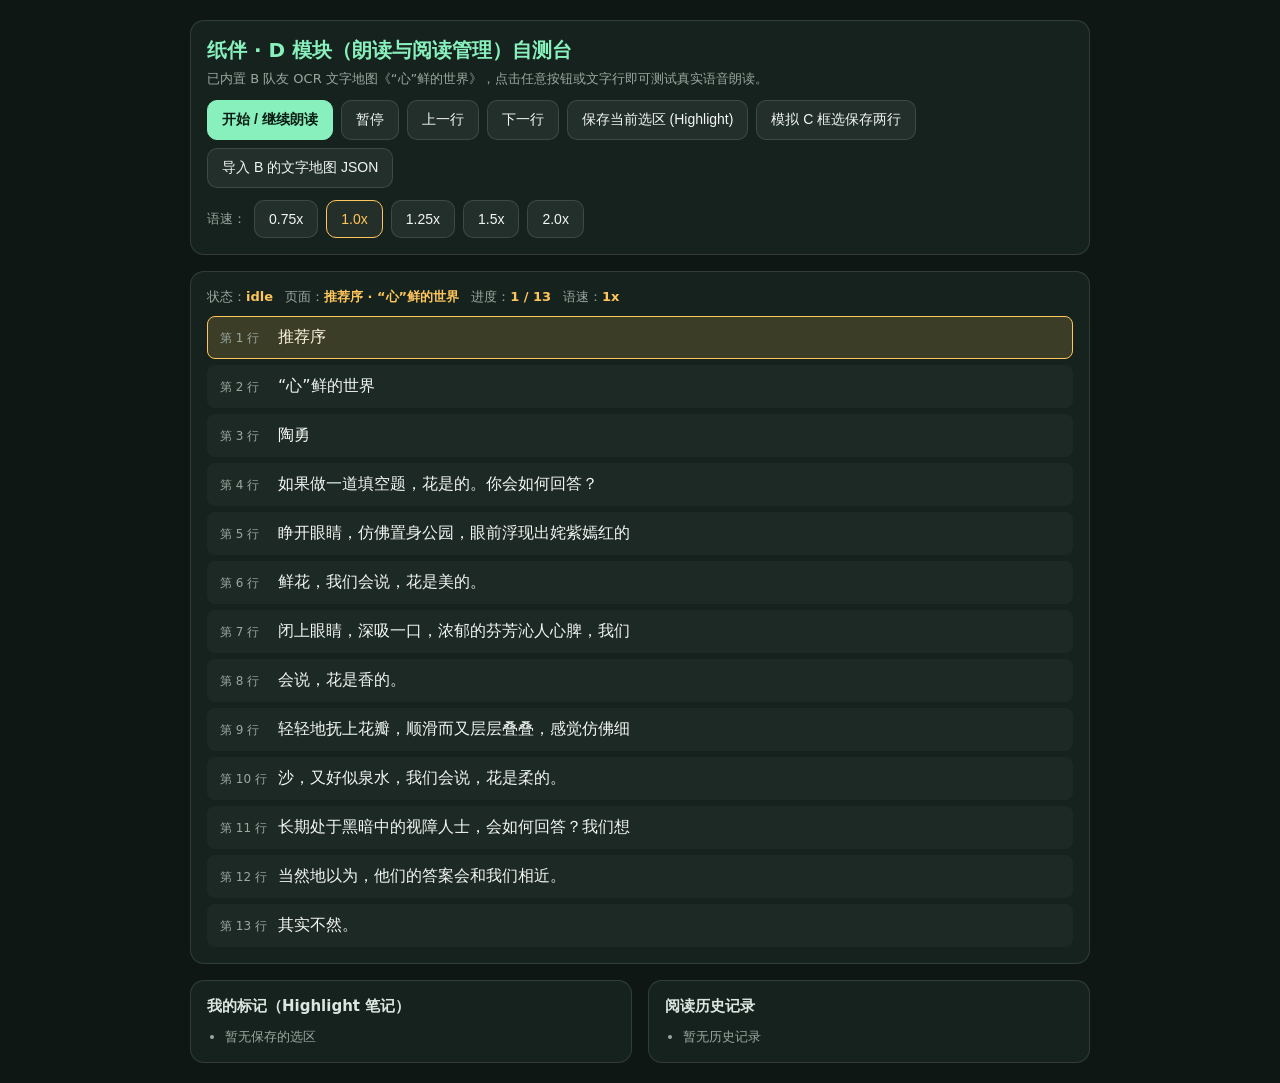
<file: paperpal_d.html>
<!DOCTYPE html>
<html lang="zh-CN">
<head>
  <meta charset="UTF-8" />
  <meta name="viewport" content="width=device-width, initial-scale=1.0" />
  <title>纸伴 PaperPal · D 模块（朗读与阅读管理）自测台</title>
  <style>
    :root {
      --bg: #0f1714;
      --card: #16221d;
      --border: rgba(255, 255, 255, 0.12);
      --mint: #88f0bd;
      --amber: #ffc65c;
      --text: #f3f7f4;
      --muted: #9aa8a0;
    }
    * { box-sizing: border-box; }
    body {
      margin: 0;
      padding: 20px;
      background: var(--bg);
      color: var(--text);
      font-family: "PingFang SC", "Microsoft YaHei UI", system-ui, sans-serif;
    }
    .wrap { max-width: 900px; margin: 0 auto; display: grid; gap: 16px; }
    .card {
      background: var(--card);
      border: 1px solid var(--border);
      border-radius: 14px;
      padding: 16px;
    }
    h1 { margin: 0 0 6px; font-size: 20px; color: var(--mint); }
    h2 { margin: 0 0 12px; font-size: 15px; color: #dce6e0; }
    .sub { color: var(--muted); font-size: 13px; margin: 0; }
    .controls { display: flex; flex-wrap: wrap; gap: 8px; margin-top: 12px; }
    button {
      border: 1px solid var(--border);
      background: rgba(255, 255, 255, 0.06);
      color: var(--text);
      padding: 10px 14px;
      border-radius: 10px;
      font-size: 14px;
      cursor: pointer;
    }
    button.primary {
      background: var(--mint);
      color: #091d14;
      font-weight: 700;
      border-color: var(--mint);
    }
    button.active {
      border-color: var(--amber);
      color: var(--amber);
    }
    .status-bar {
      display: flex;
      flex-wrap: wrap;
      gap: 12px;
      font-size: 13px;
      color: var(--muted);
      margin-bottom: 10px;
    }
    .status-bar strong { color: var(--amber); }
    .lines { display: grid; gap: 6px; }
    .line-item {
      padding: 10px 12px;
      border-radius: 8px;
      border: 1px solid transparent;
      background: rgba(255, 255, 255, 0.03);
      cursor: pointer;
      display: flex;
      gap: 10px;
      align-items: baseline;
    }
    .line-item:hover { background: rgba(255, 255, 255, 0.07); }
    .line-item.active {
      background: rgba(255, 198, 92, 0.16);
      border-color: var(--amber);
      color: #fff5dc;
    }
    .line-no { font-size: 12px; color: var(--muted); min-width: 48px; }
    .grid-2 { display: grid; grid-template-columns: 1fr 1fr; gap: 16px; }
    @media (max-width: 700px) { .grid-2 { grid-template-columns: 1fr; } }
    ul { margin: 0; padding-left: 18px; display: grid; gap: 6px; font-size: 13px; color: #cfd9d3; }
    .empty { color: var(--muted); font-size: 13px; }
  </style>
</head>
<body>
  <div class="wrap">
    <div class="card">
      <h1>纸伴 · D 模块（朗读与阅读管理）自测台</h1>
      <p class="sub">已内置 B 队友 OCR 文字地图《“心”鲜的世界》，点击任意按钮或文字行即可测试真实语音朗读。</p>
      <div class="controls">
        <button class="primary" id="btnPlay">开始 / 继续朗读</button>
        <button id="btnPause">暂停</button>
        <button id="btnPrev">上一行</button>
        <button id="btnNext">下一行</button>
        <button id="btnSave">保存当前选区 (Highlight)</button>
        <button id="btnMockSelect">模拟 C 框选保存两行</button>
        <button id="btnLoadJson">导入 B 的文字地图 JSON</button>
        <input type="file" id="fileInput" accept=".json" hidden />
      </div>
      <div class="controls">
        <span style="font-size:13px;color:var(--muted);align-self:center;">语速：</span>
        <button class="speed-btn" data-speed="0.75">0.75x</button>
        <button class="speed-btn active" data-speed="1">1.0x</button>
        <button class="speed-btn" data-speed="1.25">1.25x</button>
        <button class="speed-btn" data-speed="1.5">1.5x</button>
        <button class="speed-btn" data-speed="2">2.0x</button>
      </div>
    </div>

    <div class="card">
      <div class="status-bar">
        <span>状态：<strong id="stStatus">idle</strong></span>
        <span>页面：<strong id="stPage">—</strong></span>
        <span>进度：<strong id="stProgress">0 / 0</strong></span>
        <span>语速：<strong id="stSpeed">1.0x</strong></span>
      </div>
      <div id="lineList" class="lines"></div>
    </div>

    <div class="grid-2">
      <div class="card">
        <h2>我的标记（Highlight 笔记）</h2>
        <ul id="hlList"><li class="empty">暂无保存的选区</li></ul>
      </div>
      <div class="card">
        <h2>阅读历史记录</h2>
        <ul id="hisList"><li class="empty">暂无历史记录</li></ul>
      </div>
    </div>
  </div>

  <script>
    // 内联完整 ReadingManager，确保双击 HTML 即可离线直接运行
    const STORAGE_KEYS = {
      HIGHLIGHTS: "paperpal_d_highlights_v1",
      HISTORY: "paperpal_d_history_v1",
      PROGRESS: "paperpal_d_progress_v1",
      SETTINGS: "paperpal_d_settings_v1"
    };

    const B_SAMPLE_JSON = {
      pageId: "969945613a8548bebb57847ad3e8ac98",
      label: "推荐序 · “心”鲜的世界",
      lines: [
        { id: "line-1", reading_order: 1, block_id: "block-1", text: "推荐序" },
        { id: "line-2", reading_order: 2, block_id: "block-2", text: "“心”鲜的世界" },
        { id: "line-3", reading_order: 3, block_id: "block-3", text: "陶勇" },
        { id: "line-4", reading_order: 4, block_id: "block-4", text: "如果做一道填空题，花是的。你会如何回答？" },
        { id: "line-5", reading_order: 5, block_id: "block-4", text: "睁开眼睛，仿佛置身公园，眼前浮现出姹紫嫣红的" },
        { id: "line-6", reading_order: 6, block_id: "block-4", text: "鲜花，我们会说，花是美的。" },
        { id: "line-7", reading_order: 7, block_id: "block-4", text: "闭上眼睛，深吸一口，浓郁的芬芳沁人心脾，我们" },
        { id: "line-8", reading_order: 8, block_id: "block-4", text: "会说，花是香的。" },
        { id: "line-9", reading_order: 9, block_id: "block-4", text: "轻轻地抚上花瓣，顺滑而又层层叠叠，感觉仿佛细" },
        { id: "line-10", reading_order: 10, block_id: "block-4", text: "沙，又好似泉水，我们会说，花是柔的。" },
        { id: "line-11", reading_order: 11, block_id: "block-4", text: "长期处于黑暗中的视障人士，会如何回答？我们想" },
        { id: "line-12", reading_order: 12, block_id: "block-4", text: "当然地以为，他们的答案会和我们相近。" },
        { id: "line-13", reading_order: 13, block_id: "block-4", text: "其实不然。" }
      ]
    };

    class ReadingManager {
      constructor() {
        this.synth = window.speechSynthesis;
        this.speed = 1.0;
        this.voiceEnabled = true;
        this.lines = [];
        this.currentIndex = 0;
        this.status = "idle";
        this._autoAdvance = false;
        this._utteranceId = 0;
        this._listeners = new Set();
        this.highlights = this._load(STORAGE_KEYS.HIGHLIGHTS, []);
        this.history = this._load(STORAGE_KEYS.HISTORY, []);
        this.progressMap = this._load(STORAGE_KEYS.PROGRESS, {});
        this.loadOcrMap(B_SAMPLE_JSON, true);
      }
      loadOcrMap(ocrJson, silent = false) {
        const sorted = [...(ocrJson.lines || [])].sort((a, b) => (a.reading_order || 0) - (b.reading_order || 0));
        this.currentPageId = ocrJson.pageId || ocrJson.frame_id || "page-1";
        this.currentPageLabel = ocrJson.label || "当前书页";
        this.lines = sorted.map((l, idx) => ({ index: idx, id: l.id || `line-${idx + 1}`, text: l.text.trim() }));
        const saved = this.progressMap[this.currentPageId];
        this.currentIndex = saved && saved.index < this.lines.length ? saved.index : 0;
        this.status = "idle";
        this._emit();
        if (!silent) this.speakFeedback(`已载入${this.currentPageLabel}，共${this.lines.length}行`);
      }
      play(index = this.currentIndex) {
        if (!this.lines.length) return;
        this.currentIndex = Math.max(0, Math.min(index, this.lines.length - 1));
        this._autoAdvance = true;
        this.status = "playing";
        const line = this.lines[this.currentIndex];
        this.progressMap[this.currentPageId] = { index: this.currentIndex, lineId: line.id };
        this._save(STORAGE_KEYS.PROGRESS, this.progressMap);
        this._addHistory("朗读", line.text);
        this._emit();
        this._speak(line.text, this.speed, () => {
          if (this._autoAdvance && this.status === "playing") {
            if (this.currentIndex + 1 < this.lines.length) this.play(this.currentIndex + 1);
            else { this.status = "idle"; this._autoAdvance = false; this._emit(); this.speakFeedback("本页已读完"); }
          }
        });
      }
      pause() { this._autoAdvance = false; this.stopSpeech(); this.status = "paused"; this._emit(); this.speakFeedback("已暂停"); }
      prevLine() { if (this.currentIndex > 0) this.play(this.currentIndex - 1); else this.speakFeedback("已经是第一行"); }
      nextLine() { if (this.currentIndex + 1 < this.lines.length) this.play(this.currentIndex + 1); else this.speakFeedback("已经是最后一行"); }
      setSpeed(rate) { this.speed = rate; this._emit(); this.speakFeedback(`语速${rate}倍`); }
      saveHighlight(text, lineIds = []) {
        const line = this.lines[this.currentIndex];
        const content = (text || (line ? line.text : "")).trim();
        if (!content) return;
        this.highlights.unshift({ id: Date.now(), pageLabel: this.currentPageLabel, text: content, lineIds });
        this._save(STORAGE_KEYS.HIGHLIGHTS, this.highlights);
        this._addHistory("保存选区", content);
        this._emit();
        this.speakFeedback("已保存选区");
      }
      speakFeedback(text) { if (this.voiceEnabled) { this._autoAdvance = false; this._speak(text, Math.max(1.0, this.speed)); } }
      stopSpeech() { this._utteranceId++; this.synth?.cancel(); }
      _speak(text, rate, onEnd) {
        if (!this.synth) return;
        const id = ++this._utteranceId;
        this.synth.cancel();
        const u = new SpeechSynthesisUtterance(text);
        u.lang = "zh-CN";
        u.rate = rate;
        u.onend = () => { if (id === this._utteranceId && onEnd) onEnd(); };
        this.synth.speak(u);
      }
      _addHistory(action, detail) {
        this.history.unshift({ action, detail, time: new Date().toLocaleTimeString("zh-CN", { hour12: false }) });
        if (this.history.length > 30) this.history.length = 30;
        this._save(STORAGE_KEYS.HISTORY, this.history);
      }
      onStateChange(fn) { this._listeners.add(fn); fn(this); return () => this._listeners.delete(fn); }
      _emit() { this._listeners.forEach((fn) => fn(this)); }
      _load(k, fb) { try { const r = localStorage.getItem(k); return r ? JSON.parse(r) : fb; } catch { return fb; } }
      _save(k, v) { try { localStorage.setItem(k, JSON.stringify(v)); } catch {} }
    }

    const manager = new ReadingManager();
    const lineList = document.getElementById("lineList");
    const hlList = document.getElementById("hlList");
    const hisList = document.getElementById("hisList");

    manager.onStateChange((m) => {
      document.getElementById("stStatus").textContent = m.status;
      document.getElementById("stPage").textContent = m.currentPageLabel;
      document.getElementById("stProgress").textContent = `${m.currentIndex + 1} / ${m.totalLines || m.lines.length}`;
      document.getElementById("stSpeed").textContent = `${m.speed}x`;

      lineList.innerHTML = m.lines.map((l, idx) => `
        <div class="line-item ${idx === m.currentIndex ? "active" : ""}" data-idx="${idx}">
          <span class="line-no">第 ${idx + 1} 行</span>
          <span>${l.text}</span>
        </div>
      `).join("");

      hlList.innerHTML = m.highlights.length
        ? m.highlights.map((h) => `<li><strong>[${h.pageLabel}]</strong> ${h.text}</li>`).join("")
        : `<li class="empty">暂无保存的选区</li>`;

      hisList.innerHTML = m.history.length
        ? m.history.slice(0, 10).map((it) => `<li>[${it.time}] ${it.action}：${it.detail}</li>`).join("")
        : `<li class="empty">暂无历史记录</li>`;
    });

    lineList.addEventListener("click", (e) => {
      const item = e.target.closest(".line-item");
      if (item) manager.play(Number(item.dataset.idx));
    });

    document.getElementById("btnPlay").onclick = () => manager.play(manager.currentIndex);
    document.getElementById("btnPause").onclick = () => manager.pause();
    document.getElementById("btnPrev").onclick = () => manager.prevLine();
    document.getElementById("btnNext").onclick = () => manager.nextLine();
    document.getElementById("btnSave").onclick = () => manager.saveHighlight();
    document.getElementById("btnMockSelect").onclick = () => {
      const slice = manager.lines.slice(manager.currentIndex, manager.currentIndex + 2);
      manager.saveHighlight(slice.map((s) => s.text).join(" "), slice.map((s) => s.id));
    };

    document.querySelectorAll(".speed-btn").forEach((btn) => {
      btn.onclick = () => {
        document.querySelectorAll(".speed-btn").forEach((b) => b.classList.remove("active"));
        btn.classList.add("active");
        manager.setSpeed(Number(btn.dataset.speed));
      };
    });

    const fileInput = document.getElementById("fileInput");
    document.getElementById("btnLoadJson").onclick = () => fileInput.click();
    fileInput.onchange = async (e) => {
      const file = e.target.files[0];
      if (!file) return;
      const json = JSON.parse(await file.text());
      manager.loadOcrMap(json);
    };
  </script>
</body>
</html>
</file>
<file: docs/styles.css>
/* ==========================================================================
   纸伴 PaperPal — 设计系统
   纸质暖白 + 玉青 + 琥珀。所有颜色、间距与动效都走令牌，支持深色与高对比。
   ========================================================================== */

:root {
  color-scheme: light;
  --font-ui: "Inter", "PingFang SC", "Hiragino Sans GB", "Microsoft YaHei", system-ui, -apple-system, "Segoe UI", sans-serif;
  --font-reading: "Songti SC", "Noto Serif SC", "Source Han Serif SC", "SimSun", "STSong", Georgia, serif;
  --font-display: "Iowan Old Style", "Palatino Linotype", "Songti SC", "Noto Serif SC", "STSong", Georgia, serif;

  --bg: #f4f2ea;
  --bg-deep: #ecebe1;
  --surface: #fffdf7;
  --surface-2: #f8f6ee;
  --surface-3: #f1efe5;
  --ink: #17251f;
  --ink-2: #3c4f47;
  --muted: #69786f;
  --line: #dcded2;
  --line-strong: #c4c9bb;

  --jade: #0f6b58;
  --jade-strong: #0a5546;
  --jade-bright: #17907a;
  --jade-soft: #e2f0e9;
  --jade-ink: #0b4a3e;
  --cta-1: #14705c;
  --cta-2: #0e5a4a;
  --cta-3: #083f35;
  --on-cta: #ffffff;
  --amber: #a96f24;
  --amber-soft: #f8ecd6;
  --amber-ink: #5d3f10;
  --amber-fill: #a96f24;
  --amber-fill-2: #7d4f12;
  --danger: #a33a32;
  --danger-fill: #a33a32;
  --danger-soft: #f8e7e3;
  --focus: #b1762e;
  --focus-ring: 0 0 0 3px rgba(177, 118, 46, 0.28);

  --shadow-xs: 0 1px 2px rgba(23, 37, 31, 0.05);
  --shadow-sm: 0 2px 8px rgba(23, 37, 31, 0.05);
  --shadow-md: 0 10px 28px -12px rgba(23, 37, 31, 0.22);
  --shadow-lg: 0 24px 60px -24px rgba(23, 37, 31, 0.3);

  --radius-xs: 10px;
  --radius-sm: 14px;
  --radius-md: 18px;
  --radius-lg: 24px;
  --radius-xl: 32px;

  --tap: 52px;
  --gap: 16px;
  --pad: 22px;
  --font-scale: 1;

  --ease: cubic-bezier(0.22, 0.8, 0.24, 1);
  --dur: 0.24s;

  --setup-paper: #fffdf7;
  --setup-line: #bfc6b8;
  --setup-line-soft: #d8dbd0;
  --setup-phone: #24322c;
  --setup-phone-line: #3c4f47;
  --setup-screen: #eef4ef;
  --setup-corner: #0f6b58;
}

html[data-theme="dark"] {
  color-scheme: dark;
  --bg: #0c1411;
  --bg-deep: #0a110e;
  --surface: #14201b;
  --surface-2: #182721;
  --surface-3: #1e2f28;
  --ink: #e9f1ea;
  --ink-2: #c2d0c6;
  --muted: #8b9c92;
  --line: #26362e;
  --line-strong: #35493f;

  --jade: #47c3a4;
  --jade-strong: #6ad7bb;
  --jade-bright: #62d3b6;
  --jade-soft: #12332b;
  --jade-ink: #9be8d2;
  --cta-1: #15806a;
  --cta-2: #0f6b58;
  --cta-3: #084539;
  --on-cta: #ffffff;
  --amber: #e0ac66;
  --amber-soft: #33281a;
  --amber-ink: #f6d9ae;
  --amber-fill: #b97a2c;
  --amber-fill-2: #7d4f12;
  --danger: #ef8d82;
  --danger-fill: #8f2f28;
  --danger-soft: #2f1c19;
  --focus: #f0c07c;
  --focus-ring: 0 0 0 3px rgba(240, 192, 124, 0.3);

  --shadow-xs: 0 1px 2px rgba(0, 0, 0, 0.4);
  --shadow-sm: 0 2px 10px rgba(0, 0, 0, 0.35);
  --shadow-md: 0 12px 32px -12px rgba(0, 0, 0, 0.65);
  --shadow-lg: 0 28px 70px -28px rgba(0, 0, 0, 0.8);

  --setup-paper: #18251f;
  --setup-line: #3c5147;
  --setup-line-soft: #2b3d34;
  --setup-phone: #0a100d;
  --setup-phone-line: #3a4d43;
  --setup-screen: #1b2c24;
  --setup-corner: #47c3a4;
}

@media (prefers-color-scheme: dark) {
  html[data-theme="auto"] {
    color-scheme: dark;
    --bg: #0c1411;
    --bg-deep: #0a110e;
    --surface: #14201b;
    --surface-2: #182721;
    --surface-3: #1e2f28;
    --ink: #e9f1ea;
    --ink-2: #c2d0c6;
    --muted: #8b9c92;
    --line: #26362e;
    --line-strong: #35493f;
    --jade: #47c3a4;
    --jade-strong: #6ad7bb;
    --jade-bright: #62d3b6;
    --jade-soft: #12332b;
    --jade-ink: #9be8d2;
    --cta-1: #15806a;
    --cta-2: #0f6b58;
    --cta-3: #084539;
    --on-cta: #ffffff;
    --amber: #e0ac66;
    --amber-soft: #33281a;
    --amber-ink: #f6d9ae;
    --amber-fill: #b97a2c;
    --amber-fill-2: #7d4f12;
    --danger: #ef8d82;
    --danger-fill: #8f2f28;
    --danger-soft: #2f1c19;
    --focus: #f0c07c;
    --focus-ring: 0 0 0 3px rgba(240, 192, 124, 0.3);
    --shadow-xs: 0 1px 2px rgba(0, 0, 0, 0.4);
    --shadow-sm: 0 2px 10px rgba(0, 0, 0, 0.35);
    --shadow-md: 0 12px 32px -12px rgba(0, 0, 0, 0.65);
    --shadow-lg: 0 28px 70px -28px rgba(0, 0, 0, 0.8);
    --setup-paper: #18251f;
    --setup-line: #3c5147;
    --setup-line-soft: #2b3d34;
    --setup-phone: #0a100d;
    --setup-phone-line: #3a4d43;
    --setup-screen: #1b2c24;
    --setup-corner: #47c3a4;
  }
}

html[data-contrast="high"] {
  --ink: #000;
  --ink-2: #101a15;
  --muted: #26332c;
  --line: #6c7568;
  --line-strong: #28322b;
  --jade: #064a3c;
  --jade-strong: #023026;
  --jade-ink: #01241d;
  --cta-1: #064a3c;
  --cta-2: #043c30;
  --cta-3: #022a22;
  --on-cta: #ffffff;
  --amber: #6b3f00;
  --amber-soft: #ffe3a8;
  --amber-ink: #2a1800;
  --amber-fill: #6b3f00;
  --amber-fill-2: #4a2b00;
  --danger: #7a1f18;
  --danger-fill: #7a1f18;
  --surface: #ffffff;
  --surface-2: #f4f2ea;
  --surface-3: #e7e4d8;
  --bg: #f4f2ea;
  --shadow-sm: none;
  --shadow-md: 0 2px 0 #000;
  --shadow-lg: 0 2px 0 #000;
}

html[data-contrast="high"][data-theme="dark"] {
  --ink: #fff;
  --ink-2: #eef6f0;
  --muted: #d5e1d8;
  --line: #9fb2a6;
  --line-strong: #e6efe8;
  --jade: #7ef0cf;
  --jade-strong: #a9f7e2;
  --jade-ink: #002019;
  --cta-1: #2fae91;
  --cta-2: #148067;
  --cta-3: #0a5546;
  --on-cta: #ffffff;
  --amber: #ffd08a;
  --amber-soft: #3d2a0d;
  --amber-ink: #fff3dd;
  --amber-fill: #9c6120;
  --amber-fill-2: #6c410d;
  --danger: #ff9d92;
  --danger-fill: #8f2f28;
  --surface: #000;
  --surface-2: #0a120e;
  --surface-3: #101c16;
  --bg: #000;
}

/* --------------------------------------------------------------------------
   基础
   -------------------------------------------------------------------------- */
*,
*::before,
*::after { box-sizing: border-box; }

[hidden] { display: none !important; }

html {
  font-size: calc(17px * var(--font-scale));
  -webkit-text-size-adjust: 100%;
  scroll-behavior: smooth;
}

body {
  margin: 0;
  min-height: 100vh;
  min-height: 100dvh;
  color: var(--ink);
  background: var(--bg);
  font-family: var(--font-ui);
  font-size: 1rem;
  line-height: 1.6;
  -webkit-font-smoothing: antialiased;
  -webkit-tap-highlight-color: transparent;
  overflow-x: hidden;
}

body::before {
  content: "";
  position: fixed;
  inset: 0;
  z-index: -1;
  pointer-events: none;
  background:
    radial-gradient(ellipse 60% 42% at 8% -6%, rgba(15, 107, 88, 0.13), transparent 70%),
    radial-gradient(ellipse 46% 34% at 100% 4%, rgba(169, 111, 36, 0.1), transparent 68%),
    repeating-linear-gradient(90deg, transparent 0 31px, rgba(23, 37, 31, 0.022) 31px 32px),
    linear-gradient(180deg, var(--bg) 0%, var(--bg-deep) 100%);
}

html[data-theme="dark"] body::before {
  background:
    radial-gradient(ellipse 60% 42% at 8% -6%, rgba(71, 195, 164, 0.12), transparent 70%),
    radial-gradient(ellipse 46% 34% at 100% 4%, rgba(224, 172, 102, 0.08), transparent 68%),
    repeating-linear-gradient(90deg, transparent 0 31px, rgba(255, 255, 255, 0.018) 31px 32px),
    linear-gradient(180deg, var(--bg) 0%, var(--bg-deep) 100%);
}

@media (prefers-color-scheme: dark) {
  html[data-theme="auto"] body::before {
    background:
      radial-gradient(ellipse 60% 42% at 8% -6%, rgba(71, 195, 164, 0.12), transparent 70%),
      radial-gradient(ellipse 46% 34% at 100% 4%, rgba(224, 172, 102, 0.08), transparent 68%),
      repeating-linear-gradient(90deg, transparent 0 31px, rgba(255, 255, 255, 0.018) 31px 32px),
      linear-gradient(180deg, var(--bg) 0%, var(--bg-deep) 100%);
  }
}

::selection { background: var(--amber-soft); color: var(--ink); }

h1, h2, h3, p, ul, ol, dl, dd, figure { margin: 0; }
ul, ol { padding-left: 1.15em; }
img, svg, video { max-width: 100%; }
button, input, select, textarea { font: inherit; color: inherit; }
button { -webkit-tap-highlight-color: transparent; }
a { color: var(--jade); }

:focus-visible {
  outline: 3px solid var(--focus);
  outline-offset: 3px;
  border-radius: 6px;
}

.sr-only {
  position: absolute !important;
  width: 1px; height: 1px;
  padding: 0; margin: -1px;
  overflow: hidden;
  clip: rect(0 0 0 0);
  white-space: nowrap;
  border: 0;
}

.skip-link {
  position: fixed;
  left: 14px;
  top: -120px;
  z-index: 100;
  padding: 12px 18px;
  border-radius: var(--radius-sm);
  background: var(--surface);
  color: var(--jade);
  font-weight: 700;
  box-shadow: var(--shadow-md);
  transition: top 0.18s var(--ease);
}
.skip-link:focus { top: calc(12px + env(safe-area-inset-top)); }

.icon-sprite { position: absolute; width: 0; height: 0; overflow: hidden; }

.icon {
  width: 1.35em;
  height: 1.35em;
  flex: 0 0 auto;
  fill: none;
  stroke: currentColor;
  stroke-width: 1.8;
  stroke-linecap: round;
  stroke-linejoin: round;
}

.muted { color: var(--muted); }
.fineprint {
  color: var(--muted);
  font-size: 0.82rem;
  line-height: 1.65;
  margin-top: 18px;
}

/* --------------------------------------------------------------------------
   外壳与顶栏
   -------------------------------------------------------------------------- */
.app-shell {
  width: min(100%, 720px);
  margin: 0 auto;
  padding-bottom: calc(88px + env(safe-area-inset-bottom));
  min-height: 100vh;
  min-height: 100dvh;
}

.app-bar {
  position: sticky;
  top: 0;
  z-index: 40;
  display: flex;
  align-items: center;
  justify-content: space-between;
  gap: 12px;
  padding: calc(10px + env(safe-area-inset-top)) 20px 10px;
  background: color-mix(in srgb, var(--bg) 82%, transparent);
  border-bottom: 1px solid transparent;
  backdrop-filter: blur(18px) saturate(1.4);
  -webkit-backdrop-filter: blur(18px) saturate(1.4);
  transition: border-color var(--dur) var(--ease);
}
.app-bar.is-scrolled { border-bottom-color: var(--line); }

.brand {
  display: inline-flex;
  align-items: center;
  gap: 10px;
  color: var(--ink);
  text-decoration: none;
  border-radius: var(--radius-sm);
}
.brand-mark {
  display: grid;
  place-items: center;
  width: 38px;
  height: 38px;
  border-radius: 12px;
  background: linear-gradient(150deg, var(--cta-1), var(--cta-3));
  color: var(--on-cta);
  font-family: var(--font-display);
  font-size: 1.18rem;
  font-weight: 700;
  box-shadow: inset 0 1px 0 rgba(255, 255, 255, 0.3), 0 6px 14px -6px rgba(10, 85, 70, 0.6);
}
.brand-text { display: grid; line-height: 1.15; }
.brand-name { font-size: 1.06rem; font-weight: 750; letter-spacing: 0.01em; }
.brand-sub {
  font-size: 0.6rem;
  letter-spacing: 0.2em;
  text-transform: uppercase;
  color: var(--muted);
  font-weight: 600;
}

.app-bar-actions { display: flex; align-items: center; gap: 8px; }

.chip {
  display: inline-flex;
  align-items: center;
  gap: 6px;
  height: 30px;
  padding: 0 11px;
  border-radius: 999px;
  background: var(--surface-2);
  border: 1px solid var(--line);
  color: var(--muted);
  font-size: 0.72rem;
  font-weight: 650;
  white-space: nowrap;
}
.chip-dot {
  width: 7px; height: 7px;
  border-radius: 50%;
  background: var(--muted);
  box-shadow: 0 0 0 3px color-mix(in srgb, var(--muted) 18%, transparent);
}
.chip--ok { color: var(--jade-ink); border-color: color-mix(in srgb, var(--jade) 32%, var(--line)); background: var(--jade-soft); }
.chip--ok .chip-dot { background: var(--jade); box-shadow: 0 0 0 3px color-mix(in srgb, var(--jade) 22%, transparent); }
.chip--warn { color: var(--amber-ink); border-color: color-mix(in srgb, var(--amber) 36%, var(--line)); background: var(--amber-soft); }
.chip--warn .chip-dot { background: var(--amber); }

.icon-btn {
  display: inline-grid;
  place-items: center;
  width: 44px; height: 44px;
  padding: 0;
  border-radius: 14px;
  border: 1px solid var(--line);
  background: var(--surface);
  color: var(--jade);
  cursor: pointer;
  box-shadow: var(--shadow-xs);
  transition: transform 0.15s var(--ease), background-color 0.2s var(--ease), border-color 0.2s var(--ease);
}
.icon-btn .icon { width: 21px; height: 21px; }
.icon-btn:hover { background: var(--surface-2); border-color: var(--line-strong); }
.icon-btn:active { transform: scale(0.94); }
.icon-btn--quiet { color: var(--muted); }
.icon-btn.is-listening {
  color: #fff;
  background: linear-gradient(150deg, var(--jade-bright), var(--jade-strong));
  border-color: transparent;
  animation: mic-glow 1.4s ease-in-out infinite;
}

.banner {
  display: flex;
  align-items: center;
  gap: 10px;
  margin: 10px 20px 0;
  padding: 11px 14px;
  border-radius: var(--radius-sm);
  font-size: 0.82rem;
  line-height: 1.45;
}
.banner--warn {
  color: var(--amber-ink);
  background: var(--amber-soft);
  border: 1px solid color-mix(in srgb, var(--amber) 30%, transparent);
}
.banner .icon { width: 18px; height: 18px; }

main {
  display: block;
  padding: 22px 20px 32px;
  outline: none;
}
main:focus,
main:focus-visible { outline: none; }

/* --------------------------------------------------------------------------
   屏幕与标题
   -------------------------------------------------------------------------- */
.screen { display: flex; flex-direction: column; gap: 18px; }
.screen[data-route="welcome"] { gap: 15px; }
.screen[hidden] { display: none; }
.screen--full { gap: 14px; }
.screen-enter { animation: screen-arrive 0.4s var(--ease) both; }

@keyframes screen-arrive {
  from { opacity: 0; transform: translateY(10px); }
  to { opacity: 1; transform: translateY(0); }
}

.hero { padding-top: 6px; }
.eyebrow {
  display: inline-flex;
  align-items: center;
  gap: 8px;
  margin-bottom: 14px;
  padding: 6px 12px;
  border-radius: 999px;
  background: var(--jade-soft);
  color: var(--jade-ink);
  font-size: 0.74rem;
  font-weight: 700;
  letter-spacing: 0.02em;
  border: 1px solid color-mix(in srgb, var(--jade) 22%, transparent);
}
.live-dot {
  width: 7px; height: 7px;
  border-radius: 50%;
  background: var(--jade);
  animation: soft-pulse 2.6s ease-in-out infinite;
}

h1 {
  font-family: var(--font-display);
  font-size: clamp(2rem, 8.6vw, 2.75rem);
  line-height: 1.1;
  letter-spacing: -0.025em;
  font-weight: 700;
  color: var(--ink);
}
h2 {
  font-size: 1.02rem;
  line-height: 1.35;
  letter-spacing: 0.01em;
  font-weight: 750;
  color: var(--ink);
}
.lead {
  margin-top: 12px;
  color: var(--ink-2);
  font-size: 1rem;
  line-height: 1.7;
  max-width: 34em;
}

.step-chip {
  display: inline-flex;
  align-items: center;
  gap: 6px;
  color: var(--jade-ink);
  font-size: 0.74rem;
  font-weight: 750;
  letter-spacing: 0.06em;
  text-transform: uppercase;
  margin-bottom: 6px;
}
.step-chip::before {
  content: "";
  width: 16px; height: 2px;
  border-radius: 2px;
  background: var(--amber);
}

.screen-head {
  display: flex;
  align-items: flex-start;
  justify-content: space-between;
  gap: 14px;
}
.screen-head > div { min-width: 0; }
.screen-head .lead { margin-top: 8px; }

/* --------------------------------------------------------------------------
   卡片、按钮与表单
   -------------------------------------------------------------------------- */
.card {
  background: var(--surface);
  border: 1px solid var(--line);
  border-radius: var(--radius-lg);
  box-shadow: var(--shadow-sm);
}

.btn {
  --btn-bg: var(--surface);
  --btn-fg: var(--ink);
  --btn-border: var(--line);
  display: inline-flex;
  align-items: center;
  justify-content: center;
  gap: 9px;
  min-height: var(--tap);
  padding: 12px 20px;
  border-radius: var(--radius-sm);
  border: 1.5px solid var(--btn-border);
  background: var(--btn-bg);
  color: var(--btn-fg);
  font-size: 0.98rem;
  font-weight: 700;
  line-height: 1.25;
  cursor: pointer;
  text-align: center;
  text-decoration: none;
  transition: transform 0.14s var(--ease), box-shadow 0.2s var(--ease), background-color 0.2s var(--ease), border-color 0.2s var(--ease), filter 0.2s var(--ease);
}
.btn .icon { width: 20px; height: 20px; }
.btn:hover { transform: translateY(-1px); }
.btn:active { transform: scale(0.975); }
.btn:disabled { opacity: 0.5; cursor: not-allowed; transform: none; }

.btn--primary {
  --btn-bg: linear-gradient(155deg, var(--cta-1), var(--cta-2) 55%, var(--cta-3));
  --btn-fg: var(--on-cta);
  --btn-border: transparent;
  box-shadow: 0 10px 24px -12px color-mix(in srgb, var(--cta-2) 80%, transparent), inset 0 1px 0 rgba(255, 255, 255, 0.22);
}
.btn--primary:hover { box-shadow: 0 14px 30px -12px color-mix(in srgb, var(--cta-2) 88%, transparent), inset 0 1px 0 rgba(255, 255, 255, 0.28); filter: brightness(1.04); }
html[data-contrast="high"] .btn--primary { --btn-bg: var(--cta-2); --btn-fg: var(--on-cta); }

.btn--secondary {
  --btn-bg: var(--surface);
  --btn-fg: var(--ink);
  --btn-border: var(--line-strong);
  box-shadow: var(--shadow-xs);
}
.btn--secondary:hover { background: var(--surface-2); }

.btn--ghost {
  --btn-bg: transparent;
  --btn-fg: var(--jade-ink);
  --btn-border: transparent;
  box-shadow: none;
  min-height: 46px;
  padding-inline: 14px;
}
.btn--ghost:hover { background: var(--surface-2); }

.btn--danger { --btn-fg: var(--danger); }
.btn--danger:hover { background: var(--danger-soft); }

.btn--lg { min-height: 60px; font-size: 1.02rem; border-radius: var(--radius-md); }
.btn--icon { width: var(--tap); min-width: var(--tap); padding: 0; }
.btn--sm { min-height: 42px; padding: 8px 12px; font-size: 0.8rem; }
.btn--icon .icon { width: 22px; height: 22px; }

.actions { display: flex; gap: 10px; flex-wrap: wrap; }
.actions--stack { flex-direction: column; }
.actions--stack > .btn { width: 100%; }
.actions--grid { display: grid; grid-template-columns: 1fr 1fr; }
.actions--grid > .btn { width: 100%; }

.field { display: flex; flex-direction: column; gap: 7px; min-width: 0; }
.field-row { display: grid; grid-template-columns: 1fr 1fr; gap: 12px; }
.field-row--tight { grid-template-columns: 1fr auto; align-items: end; }
.field-foot { display: flex; justify-content: flex-end; font-size: 0.76rem; }

label, legend, .field > label {
  color: var(--ink-2);
  font-size: 0.82rem;
  font-weight: 650;
}
fieldset.field { border: 0; padding: 0; margin: 0; }
legend { padding: 0; margin-bottom: 7px; }

input[type="text"],
input[type="search"],
input[type="number"],
select,
textarea {
  width: 100%;
  min-height: 50px;
  padding: 11px 14px;
  border: 1.5px solid var(--line-strong);
  border-radius: var(--radius-sm);
  background: var(--surface);
  color: var(--ink);
  font-size: 1rem;
  transition: border-color 0.2s var(--ease), box-shadow 0.2s var(--ease), background-color 0.2s var(--ease);
}
textarea { min-height: 140px; resize: vertical; line-height: 1.65; }
input::placeholder, textarea::placeholder { color: color-mix(in srgb, var(--muted) 78%, transparent); }
input:hover, select:hover, textarea:hover { border-color: var(--jade); }
input:focus, select:focus, textarea:focus {
  outline: none;
  border-color: var(--jade);
  box-shadow: var(--focus-ring);
}
select {
  appearance: none;
  -webkit-appearance: none;
  padding-right: 42px;
  background-image: linear-gradient(45deg, transparent 50%, var(--muted) 50%), linear-gradient(135deg, var(--muted) 50%, transparent 50%);
  background-position: calc(100% - 20px) 22px, calc(100% - 14px) 22px;
  background-size: 6px 6px, 6px 6px;
  background-repeat: no-repeat;
}
html[data-theme="dark"] select,
html[data-theme="auto"] select { background-color: var(--surface); }

.select--compact { min-height: 42px; width: auto; min-width: 92px; padding: 6px 34px 6px 12px; font-size: 0.86rem; background-position: calc(100% - 16px) 18px, calc(100% - 11px) 18px; }

.form { display: flex; flex-direction: column; gap: 16px; padding: 18px; }
.form .field-row { gap: 12px; }

.stepper {
  display: grid;
  grid-template-columns: 46px 1fr 46px;
  align-items: stretch;
  border: 1.5px solid var(--line-strong);
  border-radius: var(--radius-sm);
  overflow: hidden;
  background: var(--surface);
}
.stepper input {
  border: 0;
  border-radius: 0;
  text-align: center;
  font-weight: 700;
  min-height: 48px;
  -moz-appearance: textfield;
}
.stepper input::-webkit-outer-spin-button,
.stepper input::-webkit-inner-spin-button { -webkit-appearance: none; margin: 0; }
.stepper input:focus { box-shadow: none; }
.stepper-btn {
  display: grid;
  place-items: center;
  border: 0;
  background: var(--surface-2);
  color: var(--jade-ink);
  cursor: pointer;
  min-height: 48px;
}
.stepper-btn:hover { background: var(--jade-soft); }
.stepper-btn .icon { width: 18px; height: 18px; }

.segmented {
  display: inline-flex;
  gap: 3px;
  padding: 4px;
  border-radius: var(--radius-sm);
  background: var(--surface-3);
  border: 1px solid var(--line);
}
.segmented button {
  flex: 1;
  min-height: 42px;
  padding: 8px 13px;
  border: 0;
  border-radius: 10px;
  background: transparent;
  color: var(--muted);
  font-size: 0.85rem;
  font-weight: 650;
  cursor: pointer;
  white-space: nowrap;
  transition: background-color 0.2s var(--ease), color 0.2s var(--ease), box-shadow 0.2s var(--ease);
}
.segmented button:hover { color: var(--ink); }
.segmented button[aria-checked="true"] {
  background: var(--surface);
  color: var(--jade-ink);
  box-shadow: var(--shadow-sm);
  font-weight: 750;
}
.segmented--wide { display: flex; flex-wrap: wrap; width: 100%; }
.segmented--wide button { flex: 1 1 96px; min-width: 0; }
.segmented--compact { padding: 3px; }
.segmented--compact button { min-height: 36px; padding: 4px 10px; font-size: 0.78rem; }

.search-field { position: relative; }
.search-field .icon {
  position: absolute;
  left: 15px;
  top: 50%;
  width: 19px; height: 19px;
  transform: translateY(-50%);
  color: var(--muted);
  pointer-events: none;
}
.search-field input { padding-left: 44px; }

/* 开关 */
.switch {
  position: relative;
  flex: 0 0 auto;
  width: 54px;
  height: 32px;
  padding: 0;
  border: 1.5px solid var(--line-strong);
  border-radius: 999px;
  background: var(--surface-3);
  cursor: pointer;
  transition: background-color 0.2s var(--ease), border-color 0.2s var(--ease);
}
.switch span {
  position: absolute;
  top: 3px;
  left: 3px;
  width: 23px;
  height: 23px;
  border-radius: 50%;
  background: var(--surface);
  box-shadow: 0 2px 6px rgba(0, 0, 0, 0.2);
  transition: transform 0.22s var(--ease), background-color 0.2s var(--ease);
}
.switch[aria-checked="true"] { background: var(--cta-2); border-color: var(--cta-2); }
.switch[aria-checked="true"] span { transform: translateX(22px); background: var(--on-cta); }
.switch--sm { width: 46px; height: 28px; }
.switch--sm span { width: 19px; height: 19px; }
.switch--sm[aria-checked="true"] span { transform: translateX(18px); }
.switch:disabled { opacity: 0.45; cursor: not-allowed; }

/* --------------------------------------------------------------------------
   语音卡片
   -------------------------------------------------------------------------- */
.voice-card {
  display: flex;
  align-items: flex-start;
  gap: 14px;
  padding: 16px 17px;
  border-radius: var(--radius-md);
  background: linear-gradient(140deg, var(--jade-soft), color-mix(in srgb, var(--jade-soft) 55%, var(--surface)));
  border: 1px solid color-mix(in srgb, var(--jade) 24%, var(--line));
  box-shadow: var(--shadow-xs);
}
.voice-copy { min-width: 0; }
.voice-copy strong { display: block; font-size: 0.95rem; color: var(--ink); }
.voice-copy p {
  margin-top: 3px;
  color: var(--ink-2);
  font-size: 0.86rem;
  line-height: 1.55;
}
.voice-card--compact { padding: 13px 15px; }
.voice-card--compact strong { font-size: 0.9rem; }

.pulse {
  flex: 0 0 auto;
  width: 12px;
  height: 12px;
  margin-top: 6px;
  border-radius: 50%;
  background: var(--jade);
  box-shadow: 0 0 0 5px color-mix(in srgb, var(--jade) 16%, transparent);
  animation: soft-pulse 2.8s ease-in-out infinite;
}
.voice-card.is-speaking .pulse { animation-duration: 0.9s; background: var(--amber); box-shadow: 0 0 0 5px color-mix(in srgb, var(--amber) 20%, transparent); }
.voice-card.is-listening .pulse { background: var(--danger); animation-duration: 0.7s; }

@keyframes soft-pulse {
  0%, 100% { box-shadow: 0 0 0 4px color-mix(in srgb, var(--jade) 12%, transparent); }
  50% { box-shadow: 0 0 0 8px color-mix(in srgb, var(--jade) 20%, transparent); }
}
@keyframes mic-glow {
  0%, 100% { box-shadow: 0 0 0 0 color-mix(in srgb, var(--jade) 40%, transparent); }
  50% { box-shadow: 0 0 0 8px color-mix(in srgb, var(--jade) 0%, transparent); }
}

/* --------------------------------------------------------------------------
   首页
   -------------------------------------------------------------------------- */
.resume-card {
  display: flex;
  align-items: center;
  gap: 14px;
  width: 100%;
  padding: 12px 14px;
  border-radius: var(--radius-md);
  border: 1px solid var(--line);
  background: var(--surface);
  text-align: left;
  cursor: pointer;
  box-shadow: var(--shadow-sm);
  transition: transform 0.18s var(--ease), box-shadow 0.2s var(--ease), border-color 0.2s var(--ease);
}
.resume-card:hover { transform: translateY(-2px); box-shadow: var(--shadow-md); border-color: color-mix(in srgb, var(--jade) 40%, var(--line)); }
.resume-copy { display: grid; gap: 2px; min-width: 0; flex: 1; }
.resume-kicker { color: var(--jade-ink); font-size: 0.72rem; font-weight: 750; letter-spacing: 0.04em; }
.resume-copy strong { font-size: 1rem; white-space: nowrap; overflow: hidden; text-overflow: ellipsis; }
.resume-copy .muted { font-size: 0.8rem; }
.resume-arrow { color: var(--muted); width: 20px; height: 20px; }

.cover {
  --cover-a: #146b58;
  --cover-b: #0a4237;
  display: grid;
  place-items: center;
  flex: 0 0 auto;
  aspect-ratio: 3 / 4;
  width: 62px;
  border-radius: 10px;
  background: linear-gradient(150deg, var(--cover-a), var(--cover-b));
  color: rgba(255, 255, 255, 0.94);
  font-family: var(--font-display);
  font-size: 1.4rem;
  font-weight: 700;
  box-shadow: inset 0 0 0 1px rgba(255, 255, 255, 0.18), 0 8px 16px -10px rgba(0, 0, 0, 0.6);
  position: relative;
  overflow: hidden;
}
.cover::after {
  content: "";
  position: absolute;
  inset: 0 auto 0 7px;
  width: 1px;
  background: rgba(255, 255, 255, 0.22);
}
.cover--sm { width: 46px; font-size: 1.05rem; border-radius: 8px; }
.cover[data-color="jade"] { --cover-a: #187863; --cover-b: #08443a; }
.cover[data-color="amber"] { --cover-a: #b98232; --cover-b: #6f4711; }
.cover[data-color="indigo"] { --cover-a: #435c94; --cover-b: #22304f; }
.cover[data-color="rose"] { --cover-a: #a45a63; --cover-b: #5d2b31; }
.cover[data-color="slate"] { --cover-a: #5b6b6f; --cover-b: #29383b; }
.cover[data-color="clay"] { --cover-a: #9c6644; --cover-b: #55321c; }

.mode-grid { display: grid; grid-template-columns: 1fr 1fr; gap: 12px; }
.mode-card {
  position: relative;
  display: flex;
  flex-direction: column;
  align-items: flex-start;
  gap: 8px;
  padding: 15px 14px 14px;
  border-radius: var(--radius-md);
  border: 1.5px solid var(--line);
  background: var(--surface);
  text-align: left;
  cursor: pointer;
  min-height: 146px;
  transition: border-color 0.2s var(--ease), background-color 0.2s var(--ease), transform 0.18s var(--ease), box-shadow 0.2s var(--ease);
}
.mode-card:hover { transform: translateY(-2px); box-shadow: var(--shadow-sm); border-color: var(--line-strong); }
.mode-card[aria-checked="true"] {
  border-color: var(--jade);
  background: linear-gradient(160deg, var(--jade-soft), var(--surface) 72%);
  box-shadow: 0 8px 22px -14px color-mix(in srgb, var(--jade) 70%, transparent);
}
.mode-icon {
  display: grid;
  place-items: center;
  width: 38px; height: 38px;
  border-radius: 12px;
  background: var(--surface-3);
  color: var(--jade-ink);
}
.mode-card[aria-checked="true"] .mode-icon { background: var(--cta-2); color: var(--on-cta); }
.mode-icon .icon { width: 20px; height: 20px; }
.mode-title { font-size: 0.95rem; font-weight: 750; color: var(--ink); }
.mode-desc { font-size: 0.78rem; line-height: 1.5; color: var(--muted); }
.mode-check {
  position: absolute;
  top: 12px; right: 12px;
  display: grid;
  place-items: center;
  width: 22px; height: 22px;
  border-radius: 50%;
  background: var(--cta-2);
  color: var(--on-cta);
  opacity: 0;
  transform: scale(0.6);
  transition: opacity 0.2s var(--ease), transform 0.2s var(--ease);
}
.mode-check .icon { width: 13px; height: 13px; stroke-width: 2.6; }
.mode-card[aria-checked="true"] .mode-check { opacity: 1; transform: scale(1); }

.stat-strip {
  display: grid;
  grid-template-columns: repeat(4, 1fr);
  gap: 1px;
  overflow: hidden;
  border-radius: var(--radius-md);
  border: 1px solid var(--line);
  background: var(--line);
  box-shadow: var(--shadow-xs);
}
.stat {
  display: grid;
  gap: 1px;
  padding: 12px 8px;
  text-align: center;
  background: var(--surface);
}
.stat strong { font-size: 1.15rem; font-weight: 750; color: var(--ink); font-variant-numeric: tabular-nums; }
.stat span { font-size: 0.7rem; color: var(--muted); letter-spacing: 0.02em; }

/* --------------------------------------------------------------------------
   书架
   -------------------------------------------------------------------------- */
.book-list { display: flex; flex-direction: column; gap: 12px; }
.book-card {
  display: grid;
  grid-template-columns: 58px 1fr auto;
  align-items: center;
  gap: 14px;
  padding: 14px;
  border-radius: var(--radius-md);
  border: 1px solid var(--line);
  background: var(--surface);
  box-shadow: var(--shadow-xs);
  transition: transform 0.18s var(--ease), box-shadow 0.2s var(--ease), border-color 0.2s var(--ease);
}
.book-card:hover { transform: translateY(-1px); box-shadow: var(--shadow-md); border-color: var(--line-strong); }
.book-card .cover { width: 54px; }
.book-info { display: grid; gap: 3px; min-width: 0; }
.book-info strong { font-size: 0.98rem; white-space: nowrap; overflow: hidden; text-overflow: ellipsis; }
.book-author { font-size: 0.78rem; color: var(--muted); white-space: nowrap; overflow: hidden; text-overflow: ellipsis; }
.book-meta { display: flex; flex-wrap: wrap; gap: 4px 10px; font-size: 0.73rem; color: var(--muted); margin-top: 2px; }
.book-actions { display: flex; flex-direction: column; gap: 6px; align-items: stretch; }
.book-actions .btn { min-height: 38px; padding: 6px 12px; font-size: 0.78rem; border-radius: 10px; }
.book-subactions { display: flex; gap: 2px; justify-content: flex-end; }
.book-subactions .btn { min-height: 32px; padding: 4px 7px; font-size: 0.72rem; }
.book-tag {
  display: inline-flex;
  align-items: center;
  gap: 4px;
  padding: 2px 8px;
  border-radius: 999px;
  background: var(--amber-soft);
  color: var(--amber-ink);
  font-size: 0.66rem;
  font-weight: 700;
  width: fit-content;
}

.empty-state {
  display: flex;
  flex-direction: column;
  align-items: center;
  text-align: center;
  gap: 10px;
  padding: 40px 22px;
  border: 1px dashed var(--line-strong);
  border-radius: var(--radius-lg);
  background: color-mix(in srgb, var(--surface) 70%, transparent);
}
.empty-state[hidden] { display: none; }
.empty-icon {
  display: grid;
  place-items: center;
  width: 58px; height: 58px;
  border-radius: 18px;
  background: var(--jade-soft);
  color: var(--jade-ink);
  margin-bottom: 4px;
}
.empty-icon .icon { width: 28px; height: 28px; }
.empty-state h2 { font-size: 1.05rem; }
.empty-state p { color: var(--muted); font-size: 0.86rem; max-width: 26em; }
.empty-state .btn { min-width: 200px; }

/* --------------------------------------------------------------------------
   准备页
   -------------------------------------------------------------------------- */
.setup-figure {
  border-radius: var(--radius-lg);
  border: 1px solid var(--line);
  background: linear-gradient(165deg, var(--surface), var(--surface-2));
  padding: 8px 12px;
  box-shadow: var(--shadow-xs);
  height: clamp(170px, 29vh, 240px);
  display: grid;
  place-items: center;
  overflow: hidden;
}
.setup-figure svg { display: block; width: 100%; height: 100%; }

.step-list { list-style: none; padding: 0; display: grid; gap: 10px; }
.step-list li {
  display: flex;
  gap: 13px;
  padding: 12px 14px;
  border-radius: var(--radius-sm);
  background: var(--surface);
  border: 1px solid var(--line);
}
.step-list--flat { padding: 0 0 10px; gap: 0; }
.step-list--flat li {
  padding: 11px 0;
  border: 0;
  border-top: 1px solid var(--line);
  border-radius: 0;
  background: transparent;
}
.step-list--flat li:first-child { border-top: 0; }
.step-list li > span {
  display: grid;
  place-items: center;
  flex: 0 0 auto;
  width: 28px; height: 28px;
  border-radius: 50%;
  background: var(--jade-soft);
  color: var(--jade-ink);
  font-size: 0.8rem;
  font-weight: 750;
}
.step-list strong { font-size: 0.9rem; }
.step-list p { color: var(--muted); font-size: 0.8rem; margin-top: 1px; line-height: 1.5; }

/* --------------------------------------------------------------------------
   扫描
   -------------------------------------------------------------------------- */
.camera-shell {
  position: relative;
  aspect-ratio: 4 / 3;
  max-height: 54vh;
  width: 100%;
  overflow: hidden;
  border-radius: var(--radius-lg);
  background: #0b1210;
  border: 1px solid color-mix(in srgb, var(--line-strong) 70%, #000);
  box-shadow: var(--shadow-md);
}
.camera-shell video,
.camera-shell img {
  position: absolute;
  inset: 0;
  width: 100%;
  height: 100%;
  object-fit: cover;
}
#photoPreview { z-index: 2; }

.camera-grid {
  position: absolute;
  inset: 14px;
  z-index: 3;
  pointer-events: none;
  opacity: 0.55;
}
.camera-grid span {
  position: absolute;
  width: 26px; height: 26px;
  border: 2px solid rgba(255, 255, 255, 0.9);
  border-radius: 2px;
}
.camera-grid span:nth-child(1) { top: 0; left: 0; border-right: 0; border-bottom: 0; }
.camera-grid span:nth-child(2) { top: 0; right: 0; border-left: 0; border-bottom: 0; }
.camera-grid span:nth-child(3) { bottom: 0; left: 0; border-right: 0; border-top: 0; }
.camera-grid span:nth-child(4) { bottom: 0; right: 0; border-left: 0; border-top: 0; }

.camera-placeholder {
  position: absolute;
  inset: 0;
  z-index: 4;
  display: flex;
  flex-direction: column;
  align-items: center;
  justify-content: center;
  gap: 10px;
  padding: 20px;
  text-align: center;
  color: rgba(255, 255, 255, 0.86);
  background: radial-gradient(ellipse at center, rgba(15, 107, 88, 0.28), rgba(5, 10, 8, 0.9));
  transition: opacity 0.25s var(--ease), visibility 0.25s;
}
.camera-placeholder.is-off { opacity: 0; visibility: hidden; }
.camera-placeholder-icon { width: 38px; height: 38px; opacity: 0.8; }
.camera-placeholder p { font-size: 0.84rem; }
.camera-placeholder .btn { margin-top: 4px; }

.camera-toolbar {
  position: absolute;
  left: 14px; right: 14px; bottom: 14px;
  z-index: 5;
  display: flex;
  align-items: center;
  justify-content: space-between;
  gap: 10px;
  pointer-events: none;
}
.camera-tool {
  display: inline-flex;
  align-items: center;
  gap: 6px;
  min-height: 38px;
  padding: 6px 12px;
  border-radius: 999px;
  border: 1px solid rgba(255, 255, 255, 0.26);
  background: rgba(8, 16, 13, 0.56);
  color: #fff;
  font-size: 0.74rem;
  font-weight: 650;
  backdrop-filter: blur(8px);
  -webkit-backdrop-filter: blur(8px);
  cursor: pointer;
  pointer-events: auto;
}
.camera-tool .icon { width: 16px; height: 16px; }
.camera-tool[aria-pressed="true"] { background: rgba(238, 196, 120, 0.9); color: #3a2907; border-color: transparent; }
.camera-mode {
  margin-left: auto;
  padding: 5px 11px;
  border-radius: 999px;
  background: rgba(8, 16, 13, 0.56);
  border: 1px solid rgba(255, 255, 255, 0.22);
  color: rgba(255, 255, 255, 0.9);
  font-size: 0.7rem;
  font-weight: 650;
  backdrop-filter: blur(8px);
  -webkit-backdrop-filter: blur(8px);
}

.scan-status {
  display: grid;
  gap: 8px;
  padding: 13px 15px;
  border-radius: var(--radius-md);
  background: var(--surface);
  border: 1px solid var(--line);
  box-shadow: var(--shadow-xs);
}
.scan-status.is-busy { border-color: color-mix(in srgb, var(--jade) 38%, var(--line)); }
.scan-status.is-error { border-color: color-mix(in srgb, var(--danger) 42%, var(--line)); background: var(--danger-soft); }
.scan-status-head { display: flex; align-items: baseline; justify-content: space-between; gap: 10px; }
.scan-status-head span:first-child { font-size: 0.88rem; font-weight: 650; }
.scan-status-head .muted { font-size: 0.76rem; font-variant-numeric: tabular-nums; }
.scan-progress {
  height: 6px;
  border-radius: 999px;
  background: var(--surface-3);
  overflow: hidden;
}
.scan-progress span {
  display: block;
  width: 0%;
  height: 100%;
  border-radius: inherit;
  background: linear-gradient(90deg, var(--jade-bright), var(--jade));
  transition: width 0.3s var(--ease);
}
.scan-status.is-busy .scan-progress span {
  width: 42% !important;
  background: linear-gradient(90deg, transparent, var(--jade), transparent);
  animation: scan-shimmer 1.4s ease-in-out infinite;
}
@keyframes scan-shimmer {
  0% { transform: translateX(-120%); }
  100% { transform: translateX(320%); }
}
.scan-hint { color: var(--muted); font-size: 0.78rem; line-height: 1.5; }

.scan-settings .form {
  padding: 10px 0 4px;
  gap: 14px;
  background: transparent;
  border: 0;
  box-shadow: none;
}
.scan-settings-summary {
  margin-left: auto;
  max-width: 68%;
  overflow: hidden;
  text-overflow: ellipsis;
  white-space: nowrap;
  color: var(--muted);
  font-size: 0.74rem;
  font-weight: 600;
}
#splitPosition { width: 100%; min-height: 28px; padding: 0; accent-color: var(--jade); }
#splitField label { display: flex; align-items: baseline; justify-content: space-between; gap: 8px; }
#splitField output { font-weight: 600; font-size: 0.78rem; }

/* --------------------------------------------------------------------------
   识别结果
   -------------------------------------------------------------------------- */
.review-card { overflow: hidden; }
.review-media {
  position: relative;
  height: clamp(150px, 21vh, 210px);
  background: var(--surface-3);
  border-bottom: 1px solid var(--line);
}
.review-media img {
  position: absolute;
  inset: 0;
  width: 100%;
  height: 100%;
  object-fit: contain;
}
.review-fallback {
  display: grid;
  place-items: center;
  height: 100%;
  color: var(--line-strong);
}
.review-fallback .icon { width: 46px; height: 46px; }
.badge {
  display: inline-flex;
  align-items: center;
  gap: 4px;
  padding: 4px 10px;
  border-radius: 999px;
  background: var(--cta-2);
  color: var(--on-cta);
  font-size: 0.7rem;
  font-weight: 700;
  letter-spacing: 0.02em;
  white-space: nowrap;
}
.badge--soft { background: var(--jade-soft); color: var(--jade-ink); border: 1px solid color-mix(in srgb, var(--jade) 22%, transparent); }
.badge--warn { background: var(--amber-soft); color: var(--amber-ink); }
.review-media .badge { position: absolute; top: 12px; left: 12px; z-index: 2; box-shadow: var(--shadow-sm); }
.review-meta {
  display: grid;
  grid-template-columns: repeat(2, 1fr);
  gap: 12px 16px;
  padding: 16px;
}
.review-meta div { display: grid; gap: 2px; }
.review-meta .muted { font-size: 0.72rem; }
.review-meta strong { font-size: 0.95rem; }

.warnings {
  display: flex;
  gap: 10px;
  padding: 12px 14px;
  border-radius: var(--radius-sm);
  background: var(--amber-soft);
  border: 1px solid color-mix(in srgb, var(--amber) 30%, transparent);
  color: var(--amber-ink);
  font-size: 0.8rem;
}
.warnings .icon { width: 18px; height: 18px; margin-top: 2px; }
.warnings ul { margin: 0; padding-left: 16px; display: grid; gap: 4px; }

.preview-card { padding: 16px; }
.preview-head {
  display: flex;
  align-items: center;
  justify-content: space-between;
  gap: 10px;
  margin-bottom: 12px;
  font-size: 0.78rem;
  font-weight: 700;
  color: var(--muted);
  letter-spacing: 0.03em;
}
.preview-text {
  margin: 0;
  padding-left: 1.5em;
  display: grid;
  gap: 8px;
  max-height: 42vh;
  overflow-y: auto;
  font-family: var(--font-reading);
  font-size: 0.94rem;
  line-height: 1.65;
  color: var(--ink-2);
}
.preview-text li::marker { color: var(--jade); font-family: var(--font-ui); font-size: 0.72rem; }

/* --------------------------------------------------------------------------
   阅读
   -------------------------------------------------------------------------- */
.screen--reader { gap: 14px; }
.reading-head {
  display: flex;
  align-items: center;
  gap: 10px;
}
.reading-head-copy { min-width: 0; flex: 1; display: grid; gap: 1px; }
.reading-head-copy strong { font-size: 0.92rem; white-space: nowrap; overflow: hidden; text-overflow: ellipsis; }
.reading-head-copy span { color: var(--muted); font-size: 0.76rem; }

.reading-progress {
  height: 4px;
  border-radius: 999px;
  background: var(--surface-3);
  overflow: hidden;
}
.reading-progress span {
  display: block;
  width: 0%;
  height: 100%;
  background: linear-gradient(90deg, var(--amber), var(--jade));
  transition: width 0.35s var(--ease);
}

.reader-card {
  border-radius: var(--radius-lg);
  border: 1px solid var(--line);
  background: var(--surface);
  box-shadow: var(--shadow-md);
  overflow: hidden;
}
.reader-card-head {
  display: flex;
  align-items: center;
  justify-content: space-between;
  gap: 10px;
  padding: 12px 18px;
  border-bottom: 1px solid var(--line);
  font-size: 0.75rem;
  color: var(--muted);
  font-variant-numeric: tabular-nums;
}
.reader-text {
  max-height: min(33vh, 300px);
  overflow-y: auto;
  padding: 12px 12px 16px;
  scroll-behavior: smooth;
  font-family: var(--font-reading);
  font-size: 1.2rem;
  line-height: 1.9;
  color: var(--ink-2);
}
.reading-line {
  position: relative;
  padding: 7px 12px;
  margin: 2px 0;
  border-radius: 10px;
  cursor: pointer;
  transition: background-color 0.2s var(--ease), color 0.2s var(--ease), opacity 0.25s var(--ease);
}
.reading-line:hover { background: var(--surface-2); }
.reading-line.is-read { opacity: 0.42; }
.reading-line.is-current {
  opacity: 1;
  color: var(--ink);
  font-weight: 600;
  background: var(--amber-soft);
  box-shadow: inset 3px 0 0 var(--amber);
}
.reading-line.is-current::after {
  content: "";
  position: absolute;
  right: 12px;
  top: 50%;
  width: 6px; height: 6px;
  margin-top: -3px;
  border-radius: 50%;
  background: var(--amber);
  animation: soft-pulse 2s ease-in-out infinite;
}
.reading-line.is-empty { opacity: 0.4; font-style: italic; font-family: var(--font-ui); font-size: 0.9rem; }
.reader-text.is-empty { display: grid; place-items: center; min-height: 180px; text-align: center; color: var(--muted); }

.playback {
  display: grid;
  grid-template-columns: 1fr auto 1fr;
  align-items: center;
  gap: 8px;
}
.play-btn {
  display: inline-flex;
  align-items: center;
  justify-content: center;
  gap: 8px;
  min-width: 132px;
  min-height: 62px;
  padding: 12px 22px;
  border: 0;
  border-radius: var(--radius-md);
  background: linear-gradient(155deg, var(--cta-1), var(--cta-2) 60%, var(--cta-3));
  color: var(--on-cta);
  font-size: 1rem;
  font-weight: 750;
  cursor: pointer;
  box-shadow: 0 14px 26px -14px color-mix(in srgb, var(--cta-2) 90%, transparent), inset 0 1px 0 rgba(255, 255, 255, 0.24);
  transition: transform 0.15s var(--ease), filter 0.2s var(--ease);
}
.play-btn:hover { filter: brightness(1.05); transform: translateY(-1px); }
.play-btn:active { transform: scale(0.97); }
.play-btn .icon { width: 23px; height: 23px; }
.play-btn.is-playing { background: linear-gradient(155deg, var(--amber-fill), var(--amber-fill-2)); box-shadow: 0 14px 26px -14px rgba(120, 76, 18, 0.8); }
.playback-side {
  display: inline-flex;
  align-items: center;
  justify-content: center;
  gap: 4px;
  min-height: 52px;
  padding: 8px 10px;
  border-radius: var(--radius-sm);
  border: 1.5px solid var(--line);
  background: var(--surface);
  color: var(--ink-2);
  font-size: 0.82rem;
  font-weight: 650;
  cursor: pointer;
  transition: background-color 0.2s var(--ease), border-color 0.2s var(--ease);
}
.playback-side:hover { background: var(--surface-2); border-color: var(--line-strong); }
.playback-side .icon { width: 17px; height: 17px; }

.reader-tools {
  display: flex;
  align-items: center;
  justify-content: space-between;
  gap: 12px;
  padding: 10px 14px;
  border-radius: var(--radius-md);
  border: 1px solid var(--line);
  background: var(--surface);
  flex-wrap: wrap;
}
.reader-mode-wrap { display: flex; align-items: center; gap: 8px; flex-wrap: wrap; }
.tool-caption { color: var(--muted); font-size: 0.74rem; font-weight: 650; }
.reader-badges { display: inline-flex; align-items: center; gap: 6px; }
.line-translation {
  display: block;
  margin-top: 4px;
  font-family: var(--font-ui);
  font-size: 0.82rem;
  line-height: 1.55;
  letter-spacing: 0;
  font-weight: 400;
  color: var(--muted);
}
.reading-line.is-current .line-translation { color: var(--amber-ink); }
.page-translation {
  padding: 14px 16px;
  border-radius: var(--radius-md);
  border: 1px solid color-mix(in srgb, var(--amber) 28%, var(--line));
  background: var(--amber-soft);
  color: var(--amber-ink);
  font-size: 0.86rem;
  line-height: 1.65;
}
.page-translation strong { display: block; font-size: 0.76rem; letter-spacing: 0.04em; margin-bottom: 4px; }
.page-translation p { margin: 0; white-space: pre-wrap; }
.reader-save-note { margin: -4px 2px 0; }
.speed-control { display: inline-flex; align-items: center; gap: 4px; }
.speed-control span { min-width: 46px; text-align: center; font-size: 0.84rem; font-weight: 700; font-variant-numeric: tabular-nums; }
.tool-btn {
  display: grid;
  place-items: center;
  width: 40px; height: 40px;
  border-radius: 11px;
  border: 1px solid var(--line);
  background: var(--surface-2);
  color: var(--jade-ink);
  cursor: pointer;
}
.tool-btn:hover { background: var(--jade-soft); }
.tool-btn .icon { width: 17px; height: 17px; }
.tool-switch { display: inline-flex; align-items: center; gap: 9px; font-size: 0.8rem; font-weight: 650; color: var(--ink-2); cursor: pointer; }

.page-nav { display: grid; grid-template-columns: 1fr 1fr; gap: 10px; }
.page-nav .btn { justify-content: center; font-size: 0.85rem; padding: 10px 8px; }

.details {
  border: 1px solid var(--line);
  border-radius: var(--radius-sm);
  background: var(--surface);
  padding: 4px 14px;
}
.details summary {
  padding: 11px 2px;
  cursor: pointer;
  font-size: 0.84rem;
  font-weight: 650;
  color: var(--ink-2);
  list-style: none;
  display: flex;
  align-items: center;
  justify-content: space-between;
}
.details summary::-webkit-details-marker { display: none; }
.details summary::after { content: "＋"; color: var(--muted); font-size: 0.9rem; }
.details[open] summary::after { content: "－"; }
.details > p, .details > ul {
  color: var(--muted);
  font-size: 0.82rem;
  line-height: 1.65;
  padding-bottom: 12px;
  display: grid;
  gap: 4px;
}

/* --------------------------------------------------------------------------
   批注
   -------------------------------------------------------------------------- */
.field textarea { font-family: var(--font-ui); }
#annotationText { font-size: 1.02rem; line-height: 1.7; min-height: 122px; }

/* --------------------------------------------------------------------------
   批注库
   -------------------------------------------------------------------------- */
.note-list { display: flex; flex-direction: column; gap: 12px; }
.note-card {
  --note-accent: var(--jade);
  position: relative;
  padding: 14px 15px 12px 17px;
  border-radius: var(--radius-md);
  border: 1px solid var(--line);
  background: var(--surface);
  box-shadow: var(--shadow-xs);
}
.note-card::before {
  content: "";
  position: absolute;
  left: 0; top: 14px; bottom: 14px;
  width: 3px;
  border-radius: 3px;
  background: var(--note-accent);
}
.note-card[data-color="amber"] { --note-accent: #b98232; }
.note-card[data-color="indigo"] { --note-accent: #435c94; }
.note-card[data-color="rose"] { --note-accent: #a45a63; }
.note-card[data-color="slate"] { --note-accent: #5b6b6f; }
.note-card[data-color="clay"] { --note-accent: #9c6644; }
.note-head { display: flex; align-items: center; justify-content: space-between; gap: 10px; }
.note-head strong { font-size: 0.84rem; color: var(--ink); white-space: nowrap; overflow: hidden; text-overflow: ellipsis; }
.note-head time { color: var(--muted); font-size: 0.7rem; white-space: nowrap; }
.note-meta { display: flex; flex-wrap: wrap; gap: 6px; margin-top: 4px; color: var(--muted); font-size: 0.72rem; }
.note-text {
  margin-top: 9px;
  font-size: 0.94rem;
  line-height: 1.68;
  color: var(--ink-2);
  white-space: pre-wrap;
  overflow-wrap: anywhere;
}
.note-actions { display: flex; flex-wrap: wrap; gap: 6px; margin-top: 11px; }
.note-actions .btn { min-height: 36px; padding: 5px 11px; font-size: 0.74rem; border-radius: 9px; }
.note-pending { display: inline-flex; align-items: center; gap: 4px; color: var(--amber-ink); font-size: 0.68rem; }

/* --------------------------------------------------------------------------
   设置
   -------------------------------------------------------------------------- */
.settings-group {
  display: grid;
  gap: 4px;
  padding: 16px;
  border-radius: var(--radius-lg);
  border: 1px solid var(--line);
  background: var(--surface);
  box-shadow: var(--shadow-xs);
}
.settings-group > h2 {
  font-size: 0.78rem;
  letter-spacing: 0.08em;
  text-transform: uppercase;
  color: var(--muted);
  margin-bottom: 6px;
}
.setting-row {
  display: flex;
  align-items: center;
  justify-content: space-between;
  gap: 14px;
  padding: 11px 0;
  border-top: 1px solid var(--line);
  min-width: 0;
}
.setting-row > * { min-width: 0; }
.setting-row:first-of-type { border-top: 0; }
.setting-row--stack { flex-direction: column; align-items: stretch; gap: 9px; }
.setting-copy { display: grid; gap: 2px; min-width: 0; }
.setting-title { font-size: 0.9rem; font-weight: 650; color: var(--ink); }
.setting-desc { font-size: 0.74rem; color: var(--muted); line-height: 1.45; }

.range-row { display: flex; align-items: center; gap: 12px; }
.range-row input[type="range"] {
  flex: 1;
  min-height: 28px;
  padding: 0;
  border: 0;
  background: transparent;
  accent-color: var(--jade);
  cursor: pointer;
}
.range-row output {
  min-width: 56px;
  text-align: right;
  font-size: 0.78rem;
  font-weight: 700;
  color: var(--jade-ink);
  font-variant-numeric: tabular-nums;
}

.nav-row {
  display: flex;
  align-items: center;
  gap: 12px;
  width: 100%;
  padding: 11px 0;
  border: 0;
  border-top: 1px solid var(--line);
  background: transparent;
  text-align: left;
  cursor: pointer;
  color: var(--ink);
}
.nav-row:first-of-type { border-top: 0; }
.nav-row-icon {
  display: grid;
  place-items: center;
  width: 38px; height: 38px;
  border-radius: 11px;
  background: var(--surface-2);
  color: var(--jade-ink);
  flex: 0 0 auto;
}
.nav-row-icon .icon { width: 19px; height: 19px; }
.nav-row-copy { display: grid; gap: 1px; flex: 1; min-width: 0; }
.nav-row-copy strong { font-size: 0.9rem; font-weight: 650; }
.nav-row-copy span { font-size: 0.73rem; color: var(--muted); }
.nav-row-arrow { color: var(--muted); width: 18px; height: 18px; }
.nav-row--danger .nav-row-icon { background: var(--danger-soft); color: var(--danger); }
.nav-row--danger .nav-row-copy strong { color: var(--danger); }

.about-list { display: grid; gap: 8px; }
.about-list div { display: flex; align-items: baseline; justify-content: space-between; gap: 12px; font-size: 0.82rem; }
.about-list dt { color: var(--muted); }
.about-list dd { font-weight: 650; text-align: right; overflow-wrap: anywhere; }

/* --------------------------------------------------------------------------
   设备
   -------------------------------------------------------------------------- */
.device-status { padding: 6px 16px; }
.device-actions { display: flex; flex-wrap: wrap; gap: 8px; padding: 4px 0 12px; }
.device-actions .btn { min-height: 42px; padding: 8px 14px; font-size: 0.82rem; }
.ble-detail {
  display: flex;
  flex-wrap: wrap;
  gap: 6px 18px;
  padding: 0 0 10px;
  color: var(--muted);
  font-size: 0.78rem;
}
.ble-detail strong { color: var(--ink); font-weight: 650; }
.ble-nickname { display: grid; gap: 5px; padding: 4px 0 10px; }
.ble-nickname label { font-size: 0.74rem; color: var(--muted); }
.ble-nickname-row { display: flex; gap: 8px; align-items: center; }
.ble-nickname-row input { flex: 1; min-height: 42px; padding: 8px 12px; font-size: 0.86rem; }
.ble-nickname-row .btn { flex: 0 0 auto; min-height: 42px; }
html[data-night-reading="on"] .screen--reader { filter: brightness(0.78) saturate(0.9); }
html[data-night-reading="on"] .tabbar { opacity: 0.55; }
.device-status-row {
  display: flex;
  align-items: center;
  gap: 12px;
  padding: 13px 0;
  border-top: 1px solid var(--line);
}
.device-status-row:first-child { border-top: 0; }
.device-icon {
  display: grid;
  place-items: center;
  width: 40px; height: 40px;
  border-radius: 12px;
  background: var(--surface-2);
  color: var(--jade-ink);
  flex: 0 0 auto;
}
.device-icon .icon { width: 20px; height: 20px; }
.device-status-row > div { display: grid; gap: 1px; flex: 1; min-width: 0; }
.device-status-row strong { font-size: 0.88rem; }
.device-status-row span:not(.device-icon):not(.status-dot) { font-size: 0.73rem; color: var(--muted); line-height: 1.45; }
.status-dot {
  width: 9px; height: 9px;
  border-radius: 50%;
  background: var(--line-strong);
  flex: 0 0 auto;
}
.status-dot.is-on { background: var(--jade); box-shadow: 0 0 0 4px color-mix(in srgb, var(--jade) 18%, transparent); }

.pad-card {
  display: grid;
  place-items: center;
  gap: 6px;
  min-height: 128px;
  padding: 20px;
  text-align: center;
  border-style: dashed;
  cursor: pointer;
}
.pad-card:focus-visible { border-color: var(--jade); }
.pad-hint { font-size: 0.76rem; color: var(--muted); }
.pad-card strong { font-size: 1rem; color: var(--jade-ink); }

/* 按键测试台：把收到的按键按时间倒序列出来，方便确认蓝牙设备是否生效 */
.input-bench {
  display: grid;
  gap: 10px;
  align-content: start;
  padding: 14px 16px;
  border-style: dashed;
}
.input-bench:focus-visible { border-color: var(--jade); }
.bench-head { display: flex; align-items: center; justify-content: space-between; gap: 10px; }
.bench-head .pad-hint { flex: 1; }
.input-bench strong { font-size: 1rem; color: var(--jade-ink); overflow-wrap: anywhere; }
.input-log {
  list-style: none;
  margin: 0;
  padding: 0;
  display: grid;
  gap: 6px;
  max-height: 260px;
  overflow-y: auto;
}
.input-log-empty { color: var(--muted); font-size: 0.8rem; }
.input-log-item {
  display: grid;
  grid-template-columns: auto 1fr auto;
  align-items: baseline;
  gap: 2px 8px;
  padding: 8px 10px;
  border-radius: 10px;
  background: var(--surface-2);
  font-size: 0.8rem;
}
.input-log-item.is-latest { outline: 2px solid color-mix(in srgb, var(--jade) 45%, transparent); }
.log-source { font-weight: 650; color: var(--jade-ink); }
.log-label { color: var(--ink); overflow-wrap: anywhere; }
.log-detail { grid-column: 1 / -1; color: var(--muted); font-size: 0.74rem; }
.log-time { color: var(--muted); font-variant-numeric: tabular-nums; font-size: 0.72rem; }

/* 手机连接 */
.quick-links {
  display: grid;
  margin-top: 14px;
  border: 1px solid var(--line);
  border-radius: var(--radius-lg);
  overflow: hidden;
  background: var(--surface);
}
.qr-card {
  display: grid;
  gap: 12px;
  justify-items: center;
  padding: 20px 16px;
  text-align: center;
}
.qr-box {
  width: min(66vw, 250px);
  aspect-ratio: 1;
  display: grid;
  place-items: center;
  padding: 10px;
  border-radius: 16px;
  background: #ffffff;
  border: 1px solid var(--line);
}
.qr-box svg { width: 100%; height: auto; display: block; }
.qr-url code { font-size: 0.86rem; word-break: break-all; color: var(--ink); }
.qr-card .actions { width: 100%; }
.check-row {
  display: flex;
  justify-content: space-between;
  gap: 12px;
  padding: 10px 0;
  border-top: 1px solid var(--line);
  font-size: 0.8rem;
}
.check-row:first-child { border-top: 0; }
.check-row span { color: var(--muted); }
.check-row strong { text-align: right; overflow-wrap: anywhere; }
#phoneSteps li > span {
  display: grid;
  place-items: center;
}

.mapping-list {
  list-style: none;
  padding: 0;
  display: grid;
  gap: 8px;
  margin-top: 4px;
}
.mapping-list li {
  display: flex;
  align-items: center;
  gap: 12px;
  padding: 9px 12px;
  border-radius: var(--radius-xs);
  background: var(--surface);
  border: 1px solid var(--line);
  font-size: 0.84rem;
}
kbd {
  display: inline-grid;
  place-items: center;
  min-width: 30px;
  min-height: 26px;
  padding: 2px 7px;
  border-radius: 7px;
  border: 1px solid var(--line-strong);
  border-bottom-width: 3px;
  background: var(--surface-2);
  font-family: var(--font-ui);
  font-size: 0.74rem;
  font-weight: 700;
  color: var(--ink-2);
}

/* --------------------------------------------------------------------------
   底部导航
   -------------------------------------------------------------------------- */
.tabbar {
  position: fixed;
  left: 0;
  right: 0;
  bottom: 0;
  z-index: 50;
  display: grid;
  grid-template-columns: repeat(5, minmax(0, 1fr));
  gap: 2px;
  max-width: 100%;
  padding: 8px 10px calc(8px + env(safe-area-inset-bottom));
  background: color-mix(in srgb, var(--bg) 88%, transparent);
  border-top: 1px solid var(--line);
  backdrop-filter: blur(20px) saturate(1.5);
  -webkit-backdrop-filter: blur(20px) saturate(1.5);
}
.tabbar button {
  position: relative;
  display: flex;
  flex-direction: column;
  align-items: center;
  justify-content: center;
  gap: 2px;
  min-height: 54px;
  padding: 5px 4px;
  border: 0;
  border-radius: 13px;
  background: transparent;
  color: var(--muted);
  cursor: pointer;
  font-size: 0.66rem;
  font-weight: 650;
  letter-spacing: 0.01em;
  transition: color 0.2s var(--ease), background-color 0.2s var(--ease), transform 0.15s var(--ease);
}
.tabbar button .icon { width: 22px; height: 22px; }
.tabbar button:hover { color: var(--ink-2); background: var(--surface-2); }
.tabbar button[aria-current="page"] { color: var(--jade-ink); background: var(--jade-soft); }
.tabbar button[aria-current="page"]::after {
  content: "";
  position: absolute;
  bottom: 3px;
  width: 16px;
  height: 3px;
  border-radius: 3px;
  background: var(--amber);
  animation: nav-indicator 0.24s var(--ease) both;
}
@keyframes nav-indicator {
  from { transform: scaleX(0.2); opacity: 0.2; }
  to { transform: scaleX(1); opacity: 1; }
}

/* --------------------------------------------------------------------------
   浮层：Toast / Dialog
   -------------------------------------------------------------------------- */
.toast {
  position: fixed;
  left: 50%;
  bottom: calc(88px + env(safe-area-inset-bottom));
  z-index: 80;
  display: flex;
  align-items: center;
  gap: 9px;
  max-width: min(92vw, 460px);
  padding: 12px 18px;
  border-radius: 999px;
  background: color-mix(in srgb, var(--ink) 92%, transparent);
  color: var(--bg);
  font-size: 0.86rem;
  font-weight: 600;
  line-height: 1.35;
  box-shadow: var(--shadow-lg);
  transform: translate(-50%, 10px);
  opacity: 0;
  transition: opacity 0.22s var(--ease), transform 0.22s var(--ease);
  pointer-events: none;
}
.toast .icon { width: 18px; height: 18px; }
.toast[hidden] { display: none; }
.toast.is-visible { opacity: 1; transform: translate(-50%, 0); }
.toast--warn { background: color-mix(in srgb, var(--amber) 94%, #000); color: #241703; }
.toast--error { background: color-mix(in srgb, var(--danger) 94%, #000); color: #fff; }

.dialog {
  width: min(92vw, 440px);
  padding: 0;
  border: 1px solid var(--line);
  border-radius: var(--radius-lg);
  background: var(--surface);
  color: var(--ink);
  box-shadow: var(--shadow-lg);
}
.dialog::backdrop {
  background: color-mix(in srgb, #06100c 55%, transparent);
  backdrop-filter: blur(4px);
  -webkit-backdrop-filter: blur(4px);
}
.dialog-inner { padding: 22px 22px 18px; display: grid; gap: 12px; }
.dialog h2 { font-size: 1.14rem; }
.dialog-body { color: var(--ink-2); font-size: 0.9rem; line-height: 1.65; display: grid; gap: 10px; }
.dialog-body .readback {
  padding: 12px 14px;
  border-radius: var(--radius-sm);
  background: var(--surface-2);
  border: 1px solid var(--line);
  color: var(--ink);
  font-size: 0.9rem;
  line-height: 1.6;
  max-height: 34vh;
  overflow-y: auto;
  white-space: pre-wrap;
}
.dialog-actions { display: flex; gap: 10px; justify-content: flex-end; margin-top: 4px; }
.dialog-actions .btn { min-width: 100px; }
.dialog-actions .btn--danger {
  --btn-bg: var(--danger-fill);
  --btn-fg: #ffffff;
  --btn-border: transparent;
  box-shadow: 0 10px 22px -14px color-mix(in srgb, var(--danger-fill) 80%, transparent);
}
.dialog-actions .btn--danger:hover { filter: brightness(1.05); }
.dialog-fields { display: grid; gap: 10px; }
.dialog-fields label {
  display: grid;
  gap: 6px;
  font-size: 0.8rem;
  font-weight: 650;
  color: var(--ink-2);
}

.empty-reading {
  color: var(--muted);
  font-family: var(--font-ui);
  font-size: 0.95rem;
  line-height: 1.7;
  max-width: 24em;
}

.noscript {
  margin: 20px;
  padding: 16px;
  border-radius: var(--radius-md);
  background: var(--danger-soft);
  color: var(--danger);
}

/* --------------------------------------------------------------------------
   响应式与降级
   -------------------------------------------------------------------------- */
@media (max-width: 380px) {
  .mode-grid { grid-template-columns: 1fr; }
  .mode-card { min-height: 0; }
  .stat-strip { grid-template-columns: repeat(2, 1fr); }
  .review-meta { grid-template-columns: 1fr 1fr; }
  .actions--grid { grid-template-columns: 1fr; }
  .brand-sub { display: none; }
  .chip span:last-child { display: none; }
  .chip { padding: 0 9px; }
}

@media (min-width: 760px) {
  body { padding: 22px 22px 40px; }
  .app-shell {
    border-radius: var(--radius-xl);
    border: 1px solid var(--line);
    background: color-mix(in srgb, var(--bg) 55%, transparent);
    box-shadow: var(--shadow-lg);
    overflow: clip;
    min-height: calc(100dvh - 44px);
  }
  .app-bar { padding-top: 12px; }
  .tabbar {
    left: 50%;
    right: auto;
    bottom: 34px;
    width: min(640px, calc(100vw - 60px));
    transform: translateX(-50%);
    border: 1px solid var(--line);
    border-radius: var(--radius-lg);
    box-shadow: var(--shadow-md);
    padding-bottom: 8px;
  }
  .app-shell { padding-bottom: 100px; }
  .toast { bottom: 108px; }
  .review-meta { grid-template-columns: repeat(4, 1fr); }
}

@media (min-width: 1000px) {
  .app-shell { width: min(100%, 760px); }
  .camera-shell { max-height: 50vh; }
}

@media (prefers-reduced-motion: reduce) {
  *,
  *::before,
  *::after {
    animation-duration: 0.01ms !important;
    animation-iteration-count: 1 !important;
    transition-duration: 0.01ms !important;
    scroll-behavior: auto !important;
  }
}

/* iOS：避免输入框聚焦时自动放大页面。 */
@supports (-webkit-touch-callout: none) {
  input[type="text"],
  input[type="search"],
  input[type="number"],
  select,
  textarea { font-size: max(16px, 1rem); }
}

@media (forced-colors: active) {
  .btn, .card, .voice-card, .tabbar, .dialog { border: 1px solid CanvasText; }
  .btn--primary, .play-btn, .badge { background: ButtonFace; color: ButtonText; }
}

/* --------------------------------------------------------------------------
   连续自动扫描（免按键）
   -------------------------------------------------------------------------- */
.auto-scan-card { padding: 14px 16px; display: grid; gap: 10px; }
.auto-scan-head { display: flex; align-items: flex-start; gap: 12px; }
.auto-scan-copy { display: grid; gap: 3px; flex: 1; min-width: 0; }
.auto-scan-copy strong { font-size: 0.92rem; }
.auto-scan-copy .fineprint { margin: 0; }
.auto-scan-status {
  display: flex;
  align-items: center;
  gap: 10px;
  padding: 10px 12px;
  border-radius: var(--radius-md);
  background: var(--jade-soft);
  color: var(--jade-ink);
  font-size: 0.82rem;
}
.auto-scan-status #autoScanText { flex: 1; min-width: 0; }
.sweep {
  position: relative;
  display: inline-block;
  width: 22px;
  height: 14px;
  border-radius: 4px;
  border: 1.5px solid currentColor;
  overflow: hidden;
  flex: 0 0 auto;
}
.sweep::after {
  content: "";
  position: absolute;
  inset: 0 auto 0 -40%;
  width: 40%;
  background: currentColor;
  opacity: 0.55;
  animation: sweep-line 1.6s ease-in-out infinite;
}
@keyframes sweep-line {
  0% { left: -40%; }
  100% { left: 100%; }
}
@media (prefers-reduced-motion: reduce) {
  .sweep::after { animation: none; left: 0; width: 100%; opacity: 0.25; }
}

/* 阅读页里的隐藏取景器：相机保持工作，但不占屏幕 */
.auto-camera {
  position: fixed;
  left: 0;
  bottom: 0;
  width: 8px;
  height: 8px;
  opacity: 0.01;
  pointer-events: none;
  z-index: -1;
}
.auto-badge {
  display: flex;
  align-items: center;
  gap: 8px;
  margin: 0 0 8px;
  padding: 8px 12px;
  border-radius: var(--radius-md);
  background: var(--jade-soft);
  color: var(--jade-ink);
  font-size: 0.78rem;
}
.auto-badge #autoBadgeText { flex: 1; min-width: 0; }

/* --------------------------------------------------------------------------
   手机连接：模式提示与设备列表
   -------------------------------------------------------------------------- */
.phone-mode {
  padding: 12px 14px;
  border-radius: var(--radius-md);
  font-size: 0.84rem;
  line-height: 1.5;
  border: 1px solid var(--line);
  background: var(--surface-2);
}
.phone-mode.is-tunnel {
  background: var(--jade-soft);
  border-color: color-mix(in srgb, var(--jade) 35%, transparent);
  color: var(--jade-ink);
}
.phone-mode.is-lan {
  background: var(--amber-soft);
  border-color: color-mix(in srgb, var(--amber) 35%, transparent);
  color: var(--amber-ink);
}
.phone-mode.is-local {
  background: var(--danger-soft);
  border-color: color-mix(in srgb, var(--danger) 30%, transparent);
  color: var(--danger);
}

.device-list { list-style: none; margin: 0; padding: 0; display: grid; gap: 8px; }
.device-item {
  display: flex;
  align-items: center;
  gap: 10px;
  padding: 10px 12px;
  border-radius: var(--radius-md);
  background: var(--surface-2);
  flex-wrap: wrap;
}
.device-item-icon {
  display: grid;
  place-items: center;
  width: 34px;
  height: 34px;
  border-radius: 10px;
  background: var(--jade-soft);
  color: var(--jade-ink);
  flex: 0 0 auto;
}
.device-item-icon .icon { width: 18px; height: 18px; }
.device-item-copy { display: grid; gap: 1px; flex: 1; min-width: 0; }
.device-item-copy strong { font-size: 0.88rem; }
.device-item-copy span { font-size: 0.72rem; color: var(--muted); }
.device-item .btn { min-height: 34px; padding: 5px 10px; font-size: 0.76rem; }
.pair-guide h2 { font-size: 1rem; margin-bottom: 8px; }
.pair-guide > .btn { width: 100%; }
.pairing-rename-row .btn { width: auto; flex: 0 0 auto; }

/* --------------------------------------------------------------------------
   原生 App 手感：去掉浏览器的“网页痕迹”
   -------------------------------------------------------------------------- */
html { overscroll-behavior: none; }
body { overscroll-behavior-y: none; }

/* 界面元素不允许长按选中 / 弹出系统菜单（正文仍可选中） */
.app-bar,
.tabbar,
.btn,
.switch,
.mode-card,
.nav-row,
.segmented,
.stepper,
.camera-tool,
.playback,
.badge,
.step-chip {
  -webkit-user-select: none;
  user-select: none;
  -webkit-touch-callout: none;
}
.reader-text,
.reading-line,
#readerName,
input,
textarea {
  -webkit-user-select: text;
  user-select: text;
}

/* 去掉双击缩放带来的 300ms 延迟与误触 */
.btn, .switch, .tabbar button, .mode-card, .segmented button,
.stepper-btn, .nav-row, .reading-line, .voice-card, .resume-card {
  touch-action: manipulation;
}

img, video, svg { -webkit-user-drag: none; }

/* 启动画面 */
.app-splash {
  position: fixed;
  inset: 0;
  z-index: 9999;
  display: grid;
  place-content: center;
  justify-items: center;
  gap: 12px;
  background: var(--bg);
  transition: opacity 0.26s ease, visibility 0.26s ease;
}
.app-splash.is-hidden { opacity: 0; visibility: hidden; pointer-events: none; }
.app-splash-logo {
  width: 76px;
  height: 76px;
  display: grid;
  place-items: center;
  border-radius: 22px;
  background: var(--jade);
  color: #fff;
  font: 700 34px/1 var(--font-display);
  box-shadow: var(--shadow-md);
}
.app-splash-title { font: 700 20px/1.2 var(--font-display); color: var(--ink); }
.app-splash-tip { font-size: 0.8rem; color: var(--muted); }

@media (prefers-reduced-motion: reduce) {
  .app-splash { transition: none; }
}

/* 已装到主屏幕（standalone）时隐藏“添加到主屏幕”类提示 */
html.is-standalone .only-in-browser { display: none !important; }

/* 安装到主屏幕的提示（已安装时自动隐藏） */
.install-hint {
  position: fixed;
  left: 12px;
  right: 12px;
  bottom: calc(142px + env(safe-area-inset-bottom));
  z-index: 60;
  display: flex;
  align-items: center;
  gap: 10px;
  padding: 12px 14px;
  border-radius: var(--radius-lg);
  background: var(--surface);
  border: 1px solid var(--line);
  box-shadow: var(--shadow-md);
}
.install-hint-copy { display: grid; gap: 2px; flex: 1; min-width: 0; }
.install-hint-copy strong { font-size: 0.86rem; }
.install-hint-copy span { font-size: 0.74rem; color: var(--muted); }
html.is-standalone .install-hint { display: none !important; }

/* 系统配对：三步流程 */
.pairing-state {
  display: inline-flex;
  align-items: center;
  gap: 6px;
  padding: 4px 10px;
  border-radius: 999px;
  font-size: 0.72rem;
  background: var(--jade-soft);
  color: var(--jade-ink);
  white-space: nowrap;
}
.pairing-state::before {
  content: "";
  width: 7px;
  height: 7px;
  border-radius: 50%;
  background: var(--jade);
  animation: pairing-pulse 1.2s ease-in-out infinite;
}
@keyframes pairing-pulse {
  0%, 100% { opacity: 0.35; transform: scale(0.85); }
  50% { opacity: 1; transform: scale(1); }
}
@media (prefers-reduced-motion: reduce) {
  .pairing-state::before { animation: none; opacity: 1; }
}
.pair-guide.is-pairing {
  border-color: color-mix(in srgb, var(--jade) 45%, transparent);
  box-shadow: 0 0 0 3px color-mix(in srgb, var(--jade) 12%, transparent);
}
.pair-guide #pairSteps li.is-active > span {
  background: var(--jade);
  color: #fff;
  border-color: var(--jade);
}
.pair-guide #pairSteps li.is-done > span {
  background: var(--jade-soft);
  color: var(--jade-ink);
  border-color: color-mix(in srgb, var(--jade) 35%, transparent);
}
.pair-guide #pairSteps li.is-done strong::after {
  content: " ✓";
  color: var(--jade);
}
.pairing-rename {
  display: grid;
  gap: 6px;
  margin-top: 10px;
  padding: 12px;
  border-radius: var(--radius-md);
  background: var(--surface-2);
}
.pairing-rename label { font-size: 0.78rem; color: var(--muted); }
.pairing-rename-row { display: flex; gap: 8px; align-items: center; }
.pairing-rename-row input {
  flex: 1;
  min-width: 0;
  min-height: 44px;
  padding: 8px 12px;
  font-size: 0.9rem;
}
.pairing-rename-row .btn { flex: 0 0 auto; min-height: 44px; }
</file>
